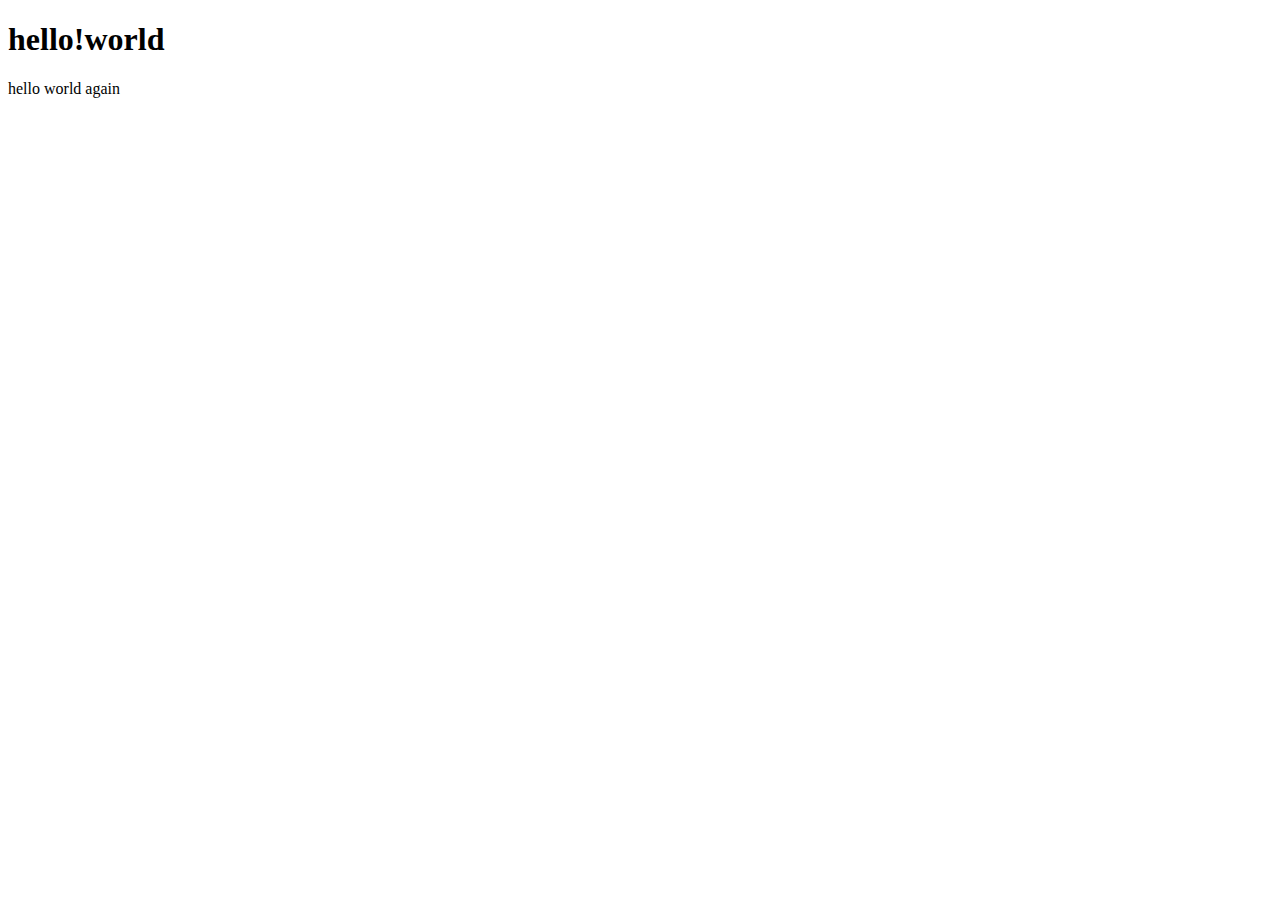
<file: index.html>
<!DOCTYPE html>
<html lang="en">
  <head>
    <meta charset="UTF-8" />
    <meta name="viewport" content="width=device-width, initial-scale=1.0" />
    <title>Document</title>
  </head>
  <body></body>
  <h1>hello!world</h1>
</html>
<p>hello world again</p>
</file>
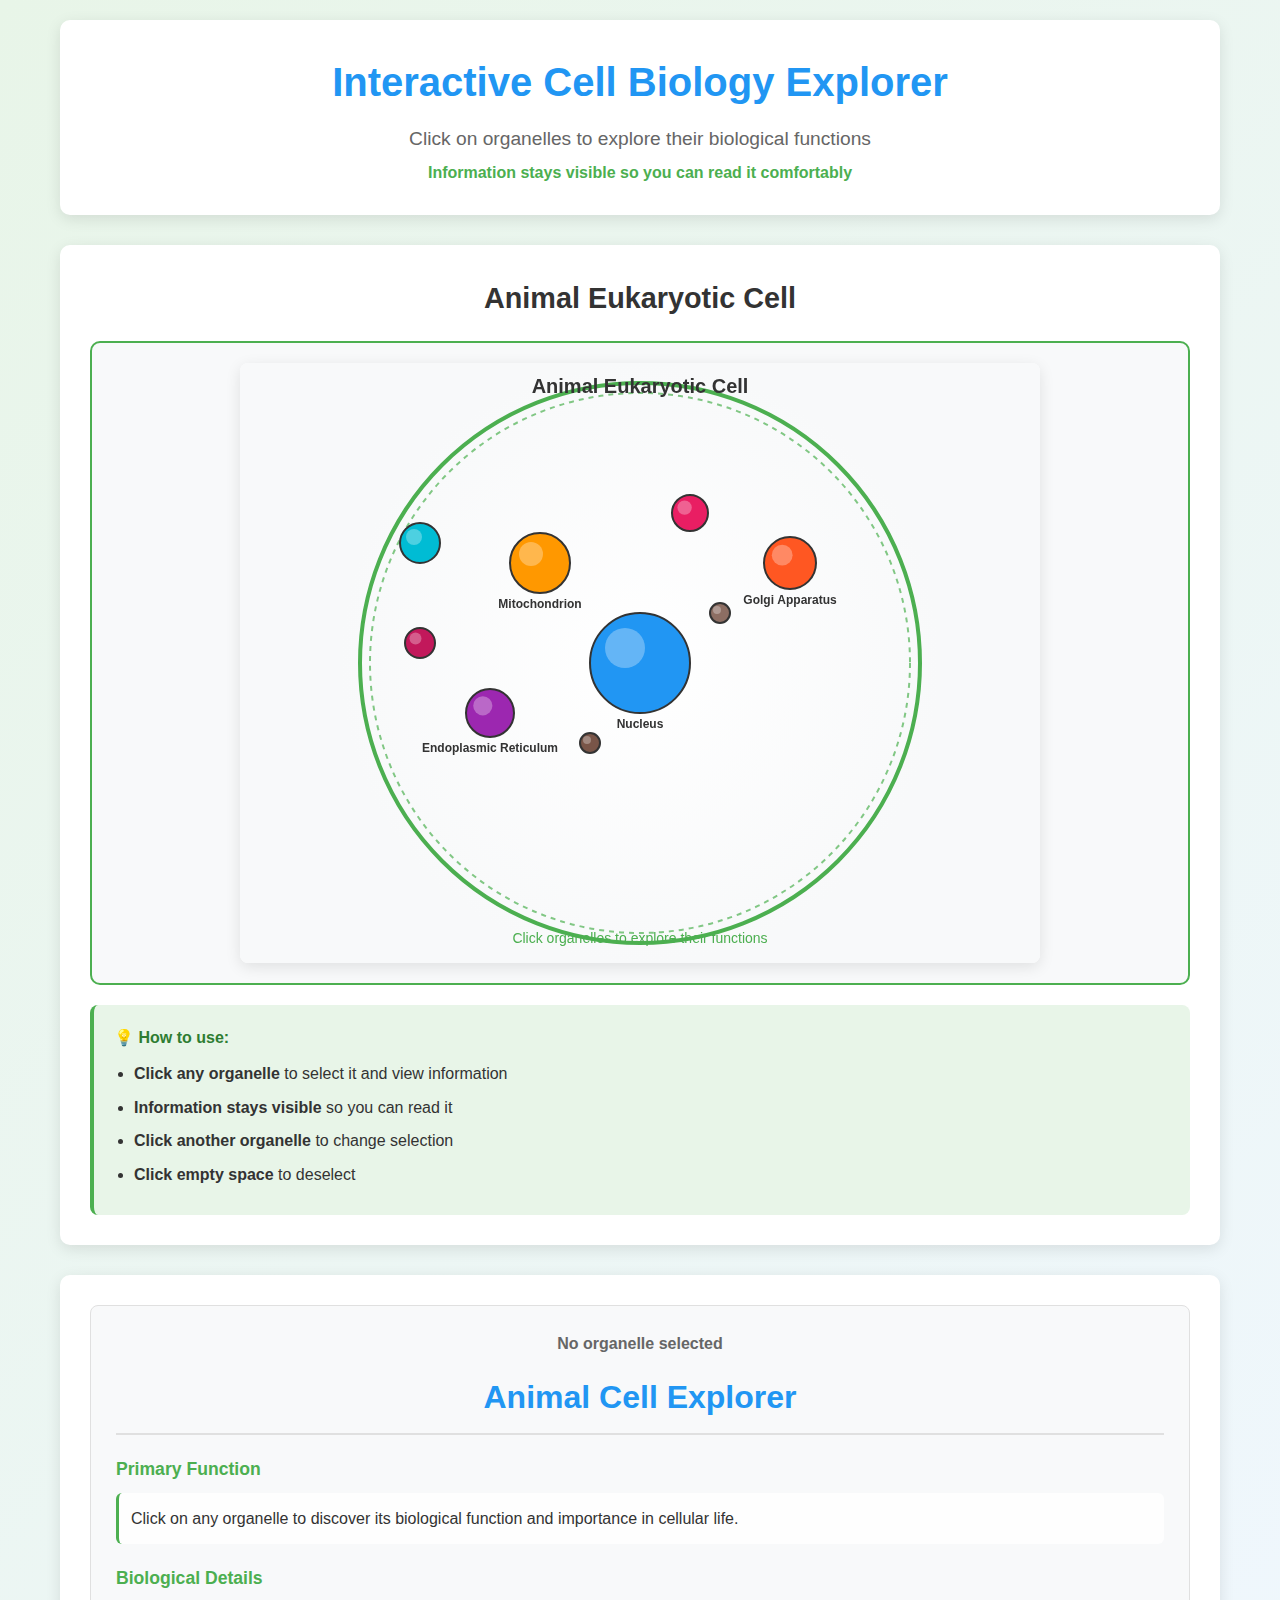
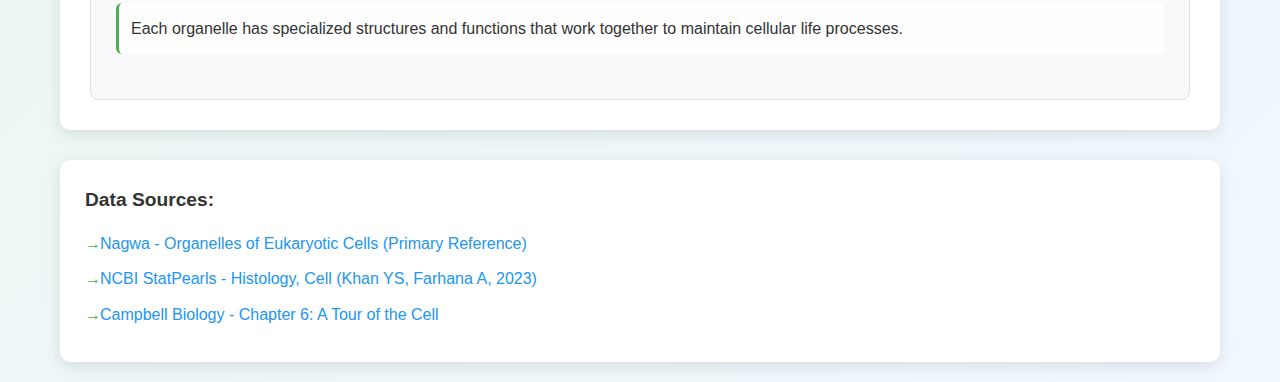
<file: A3-cell/index.html>
<!-- Why did I change the theme? -->
<!-- At first, I wanted to continue with what I had been doing in class and create an
interactive web diary. However, when I started researching it in detail, I
realised that it would take five or six days to complete and that I didn't have
enough knowledge to do it. So, I decided to switch to a different theme. -->

<!-- I have a local friend who works as a web developer, so I sought his help. I
happened to see the cell structure in his middle school textbook. After some
thought, I decided that I could use this as a theme to create a science
education website to showcase the structure of cells, thereby helping students
better understand cells. -->
<!-- 
The core content is roughly as follows: Eukaryotic cells carry out life
activities through the coordinated action of various organelles: The cell
membrane is composed of a phospholipid bilayer and proteins, controlling the
entry and exit of substances and defining the cell boundary; the cell nucleus is
enclosed by a double membrane, regulating DNA expression and directing cell
behaviour through nuclear pores, while the nucleolus is responsible for ribosome
synthesis; the cytoplasm contains water, proteins, ions, etc., serving as the
suspension medium for other organelles; the cytoskeleton is composed of
microfilaments, microtubules, and intermediate filaments, maintaining shape and
guiding organelle movement; mitochondria have inner and outer membranes,
providing energy through aerobic respiration and containing their own DNA;
ribosomes are composed of rRNA and proteins, responsible for protein synthesis;
the endoplasmic reticulum is divided into rough (protein folding) and smooth
(lipid synthesis) types; the Golgi apparatus is composed of stacked flat
membrane vesicles, packaging proteins and generating lysosomes for degradation
and recycling of waste; vacuoles are used for storing substances. Plant cells
additionally have a cell wall for support, chloroplasts for photosynthesis, and
a large central vacuole to maintain turgor pressure. The types and quantities of
organelles vary depending on the cell's function.  -->

<!-- Then, this webpage basically visualises the written content. Each structure on
the cell can be viewed by clicking on it, and after clicking, a corresponding
functional introduction will appear below. -->

<!-- Declaration: For some of the web page code, I sought the help of a professional
web developer, and for some of the errors, I used ChatGPT to help me correct and
modify them. -->

<!-- test -->

<!DOCTYPE html>
<html lang="en">
  <head>
    <meta charset="UTF-8" />
    <meta name="viewport" content="width=device-width, initial-scale=1.0" />
    <title>Interactive Cell Biology Explorer</title>
    <link rel="stylesheet" href="styles.css" />
  </head>
  <body>
    <div class="container">
      <header class="header">
        <h1>Interactive Cell Biology Explorer</h1>
        <p class="subtitle">
          Click on organelles to explore their biological functions
        </p>
        <p class="instructions">
          Information stays visible so you can read it comfortably
        </p>
      </header>

      <!-- Main content -->
      <main class="main-content">
        <!-- Cell visualization -->
        <section class="cell-section">
          <h2>Animal Eukaryotic Cell</h2>
          <div class="canvas-container">
            <canvas id="cell-canvas" width="800" height="600"> </canvas>
          </div>
          <div class="instructions-panel">
            <p><strong>💡 How to use:</strong></p>
            <ul>
              <li>
                <strong>Click any organelle</strong> to select it and view
                information
              </li>
              <li>
                <strong>Information stays visible</strong> so you can read it
              </li>
              <li>
                <strong>Click another organelle</strong> to change selection
              </li>
              <li><strong>Click empty space</strong> to deselect</li>
            </ul>
          </div>
        </section>

        <section class="info-section">
          <div class="info-panel">
            <div class="selection-status">
              <span id="selection-indicator">No organelle selected</span>
            </div>

            <h3 id="organelle-name">Animal Cell Explorer</h3>

            <div class="info-content">
              <div class="info-section-content">
                <h4>Primary Function</h4>
                <p id="organelle-function">
                  Click on any organelle to discover its biological function and
                  importance in cellular life.
                </p>
              </div>

              <div class="info-section-content">
                <h4>Biological Details</h4>
                <p id="organelle-biology">
                  Each organelle has specialized structures and functions that
                  work together to maintain cellular life processes.
                </p>
              </div>

              <div
                id="clinical-section"
                class="info-section-content"
                style="display: none"
              >
                <h4>Clinical Relevance</h4>
                <p id="organelle-clinical"></p>
              </div>

              <div
                id="size-section"
                class="info-section-content"
                style="display: none"
              >
                <h4>Size & Structure</h4>
                <p id="organelle-size"></p>
              </div>
            </div>

            <div class="clear-selection">
              <button id="clear-btn" style="display: none">
                Clear Selection
              </button>
            </div>
          </div>
        </section>
      </main>

      <footer class="footer">
        <h4>Data Sources:</h4>
        <ul>
          <li>
            <a
              href="https://www.nagwa.com/en/videos/754179517901/"
              target="_blank"
              >Nagwa - Organelles of Eukaryotic Cells (Primary Reference)</a
            >
          </li>
          <li>
            <a
              href="https://www.ncbi.nlm.nih.gov/books/NBK554382/"
              target="_blank"
              >NCBI StatPearls - Histology, Cell (Khan YS, Farhana A, 2023)</a
            >
          </li>
          <li>
            <a
              href="https://kolypto.github.io/campbell-biology/chapters/06-Tour-of-the-Cell.html"
              target="_blank"
              >Campbell Biology - Chapter 6: A Tour of the Cell</a
            >
          </li>
        </ul>
      </footer>
    </div>

    <script type="application/json" id="organelle-data">
      {
        "nucleus": {
          "name": "Nucleus",
          "x": 400,
          "y": 300,
          "radius": 50,
          "color": "#2196F3",
          "function": "Controls cell activities and contains genetic material (DNA). The nucleus is like the brain of the cell, directing all cellular processes.",
          "biology": "Double membrane nuclear envelope with nuclear pores allows selective transport. Contains chromatin (DNA + histones) and nucleolus for ribosome synthesis. Site of DNA replication and transcription.",
          "clinical": "Nuclear abnormalities are associated with cancer and genetic disorders. Many chemotherapy drugs target nuclear processes.",
          "size": "5-10 micrometers diameter, typically 10-15% of cell volume"
        },
        "mitochondrion": {
          "name": "Mitochondrion",
          "x": 300,
          "y": 200,
          "radius": 30,
          "color": "#FF9800",
          "function": "Produces ATP through cellular respiration. This represents one of 100-1000 mitochondria found in typical animal cells, all working together as cellular power plants.",
          "biology": "Double membrane organelle with cristae (folded inner membrane) for increased surface area. Contains its own DNA and reproduces independently through binary fission. Mitochondria move throughout the cell to areas of high energy demand.",
          "clinical": "Mitochondrial dysfunction causes metabolic diseases, muscle weakness, and is linked to aging and neurodegenerative diseases. Inherited maternally through egg cells.",
          "size": "1-10 micrometers length, 0.5-1 micrometers width, 100-1000 per cell"
        },
        "free_ribosome": {
          "name": "Free Ribosome",
          "x": 350,
          "y": 380,
          "radius": 10,
          "color": "#795548",
          "function": "Synthesizes proteins for use within the cytoplasm. Makes enzymes, structural proteins, and other proteins that function inside the cell.",
          "biology": "Free-floating in the cytosol, not attached to membranes. Produces proteins like enzymes for glycolysis, cytoskeletal proteins, and transcription factors that remain in the cytoplasm.",
          "clinical": "Dysfunction affects cellular metabolism and structure. Some genetic diseases result from defective cytoplasmic protein synthesis.",
          "size": "20-30 nanometers diameter, millions distributed throughout cytoplasm"
        },
        "bound_ribosome": {
          "name": "Bound Ribosome",
          "x": 480,
          "y": 250,
          "radius": 10,
          "color": "#8D6E63",
          "function": "Synthesizes proteins for secretion, membrane insertion, or organelle targeting. Makes proteins that leave the cell or become part of membranes.",
          "biology": "Attached to the rough endoplasmic reticulum surface. Produces secretory proteins like hormones, antibodies, digestive enzymes, and membrane proteins with signal sequences.",
          "clinical": "Defects cause protein misfolding diseases and secretory disorders. Important target for antibiotics that disrupt protein export.",
          "size": "20-30 nanometers diameter, attached to ER membranes in organized arrays"
        },
        "er": {
          "name": "Endoplasmic Reticulum",
          "x": 250,
          "y": 350,
          "radius": 24,
          "color": "#9C27B0",
          "function": "Synthesizes proteins (rough ER) and lipids (smooth ER). Acts as the cell's manufacturing and transport system.",
          "biology": "Extensive membrane network continuous with nuclear envelope. Rough ER has ribosomes for protein synthesis. Smooth ER specializes in lipid synthesis and detoxification.",
          "clinical": "ER stress is linked to diabetes, neurodegenerative diseases, and liver disorders. Many drugs are metabolized by smooth ER enzymes.",
          "size": "Network extending throughout cytoplasm, 10-20% of cell volume"
        },
        "golgi": {
          "name": "Golgi Apparatus",
          "x": 550,
          "y": 200,
          "radius": 26,
          "color": "#FF5722",
          "function": "Modifies, packages, and ships proteins from the ER. Acts like the cell's post office and quality control center.",
          "biology": "Stack of flattened membrane cisternae. Proteins enter at cis face, undergo glycosylation modifications, and exit at trans face in transport vesicles.",
          "clinical": "Golgi dysfunction affects protein secretion and cellular communication. Important in immune system function and tissue development.",
          "size": "3-5 micrometers across, typically 4-8 stacked cisternae"
        },
        "primary_lysosome": {
          "name": "Primary Lysosome",
          "x": 450,
          "y": 150,
          "radius": 18,
          "color": "#E91E63",
          "function": "Newly formed lysosome containing digestive enzymes. Ready to fuse with materials that need breakdown.",
          "biology": "Fresh from Golgi apparatus, contains 60+ digestive enzymes in acidic environment (pH 4.5-5.0). Has not yet fused with target materials for digestion.",
          "clinical": "Primary lysosome enzyme deficiencies cause lysosomal storage diseases like Tay-Sachs and Gaucher disease.",
          "size": "0.1-1.2 micrometers diameter, smaller and uniform when newly formed"
        },
        "secondary_lysosome": {
          "name": "Secondary Lysosome",
          "x": 180,
          "y": 280,
          "radius": 15,
          "color": "#C2185B",
          "function": "Active digestive vesicle formed when primary lysosome fuses with material to be broken down. Currently digesting cellular waste.",
          "biology": "Formed by fusion of primary lysosome with autophagosome or phagosome. Contains partially digested materials and active enzymes breaking down proteins, lipids, and organelles.",
          "clinical": "Dysfunction leads to cellular aging and accumulation of toxic waste. Critical for immune system function and tissue remodeling.",
          "size": "Variable size vesicles, larger when containing materials being digested"
        },
        "vacuole": {
          "name": "Vacuoles",
          "x": 180,
          "y": 180,
          "radius": 20,
          "color": "#00BCD4",
          "function": "Storage, transport, and pH regulation. Maintains cellular water balance and stores various materials.",
          "biology": "Small and numerous in animal cells (larger in plants). Derived from ER and Golgi apparatus. Functions in water regulation and ion storage.",
          "clinical": "Vacuolar dysfunction affects cellular homeostasis and can contribute to various metabolic disorders.",
          "size": "Small and multiple in animal cells, larger and central in plant cells"
        }
      }
    </script>

    <script src="script.js"></script>
  </body>
</html>
</file>
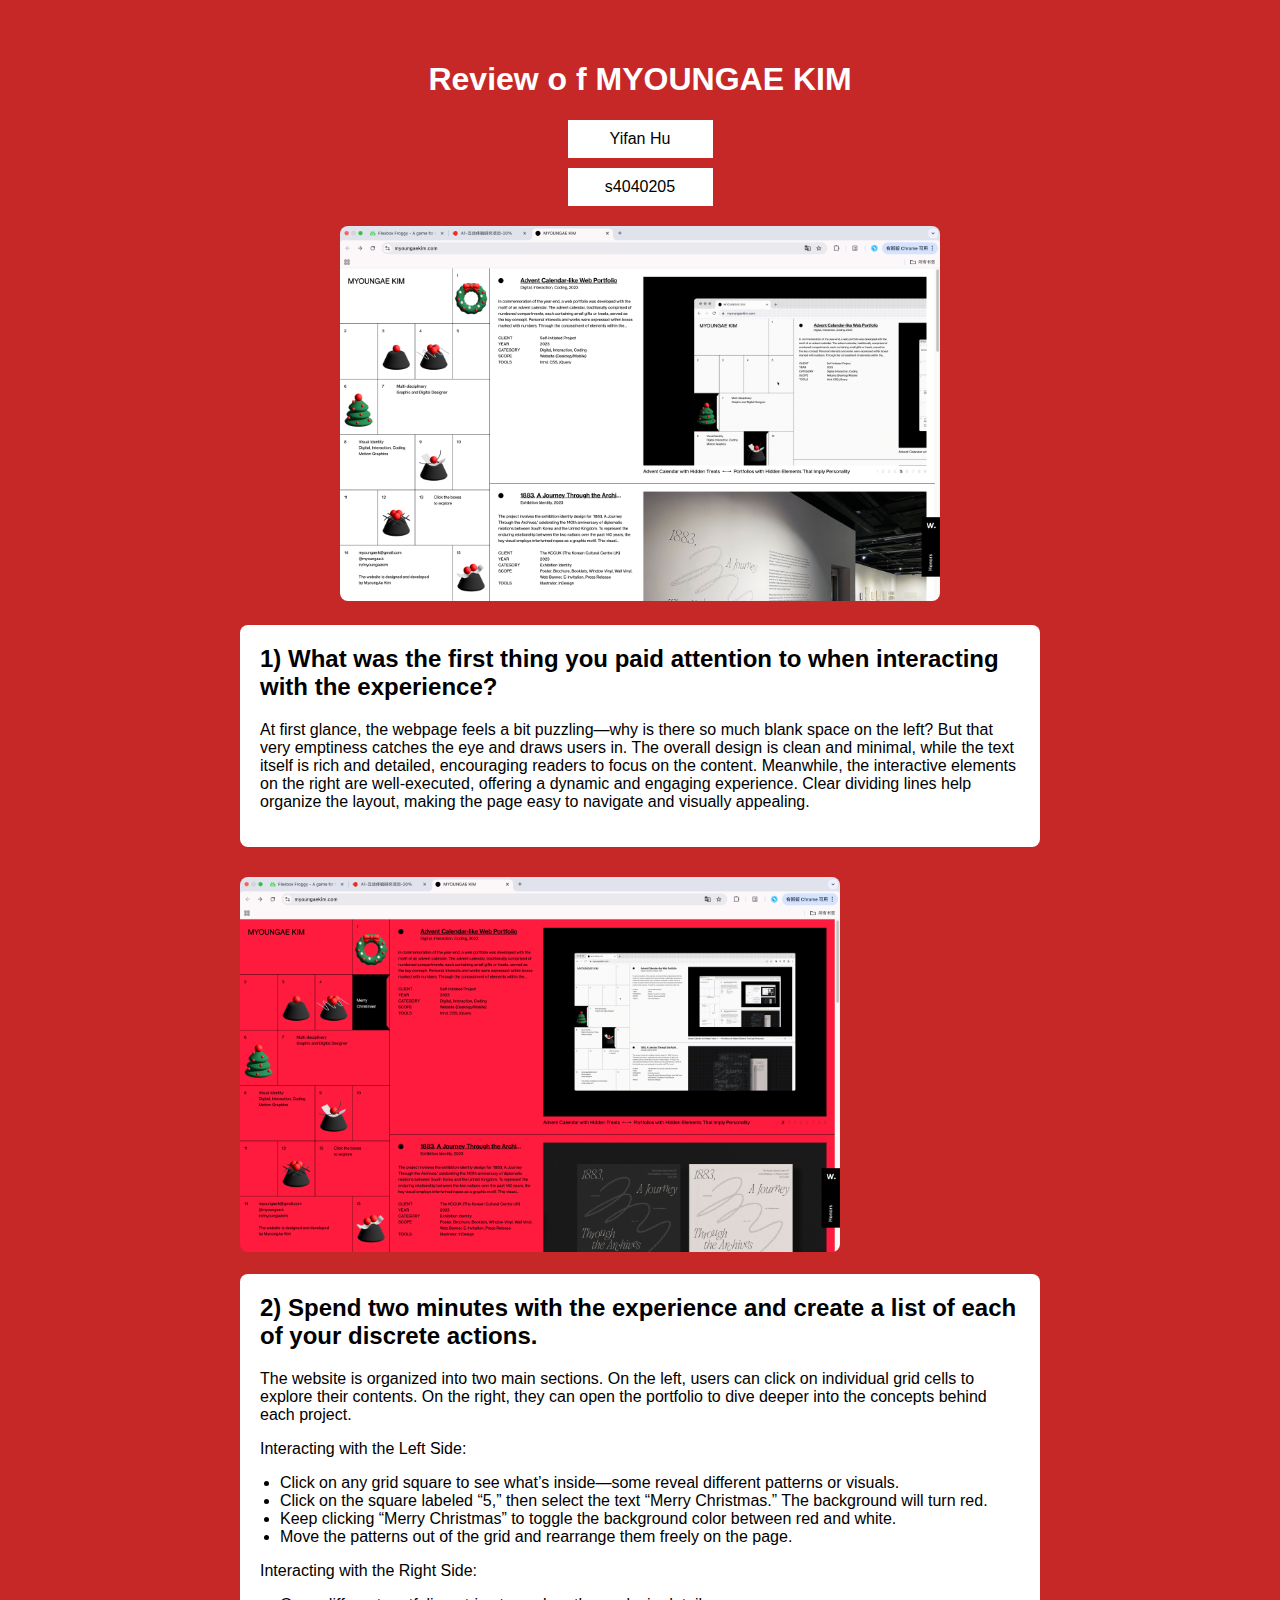
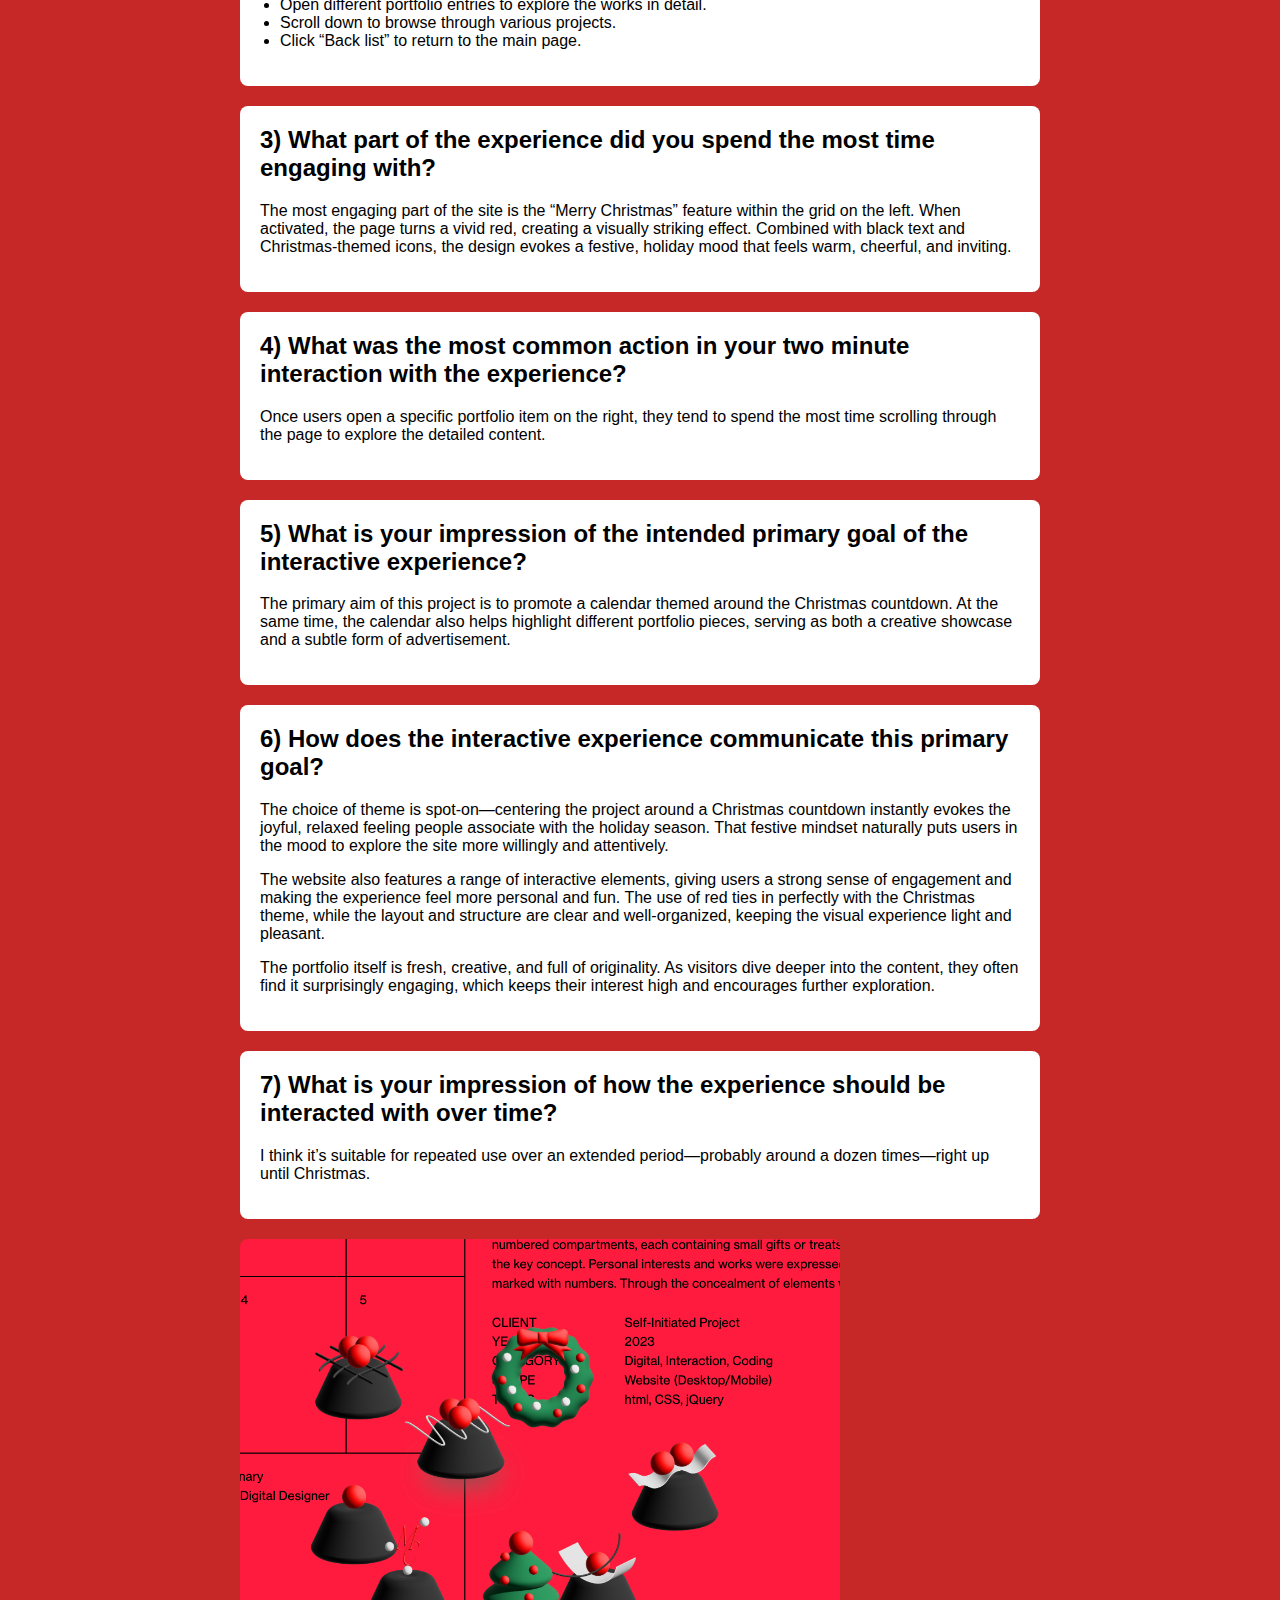
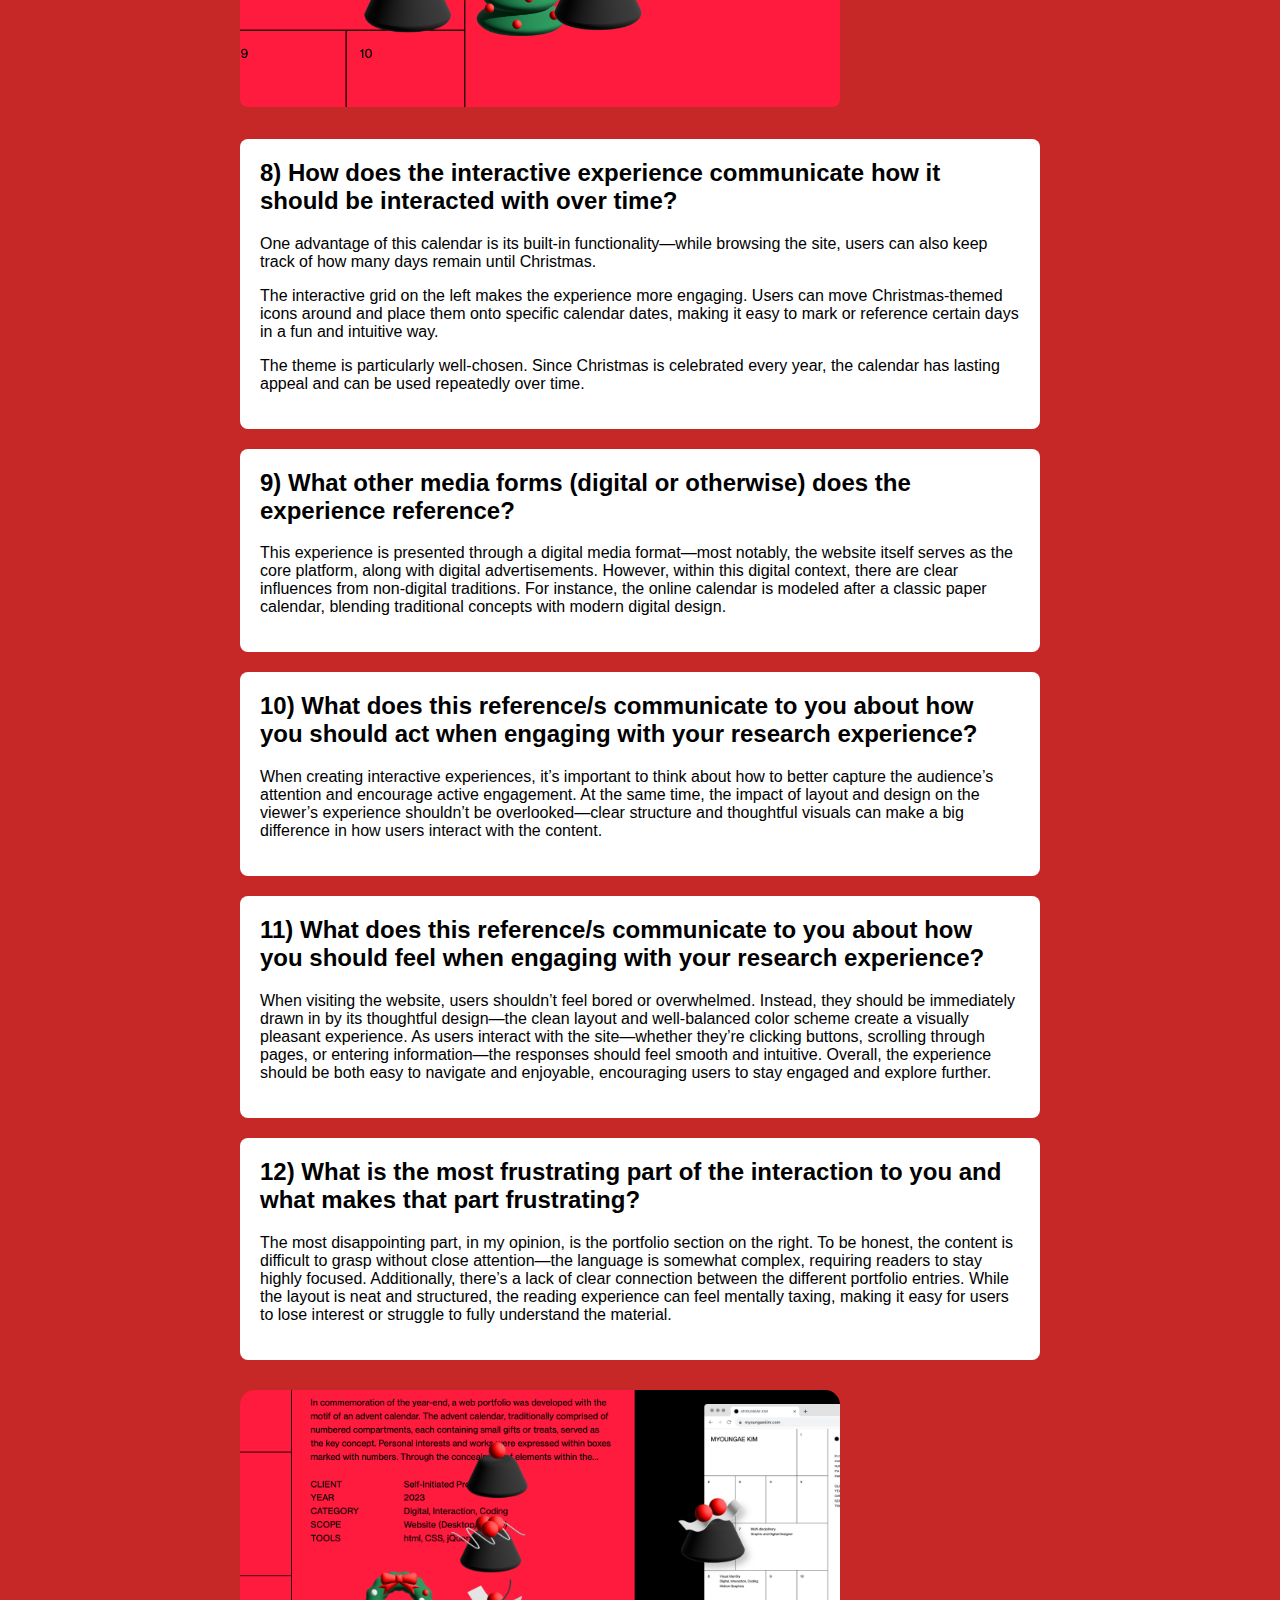
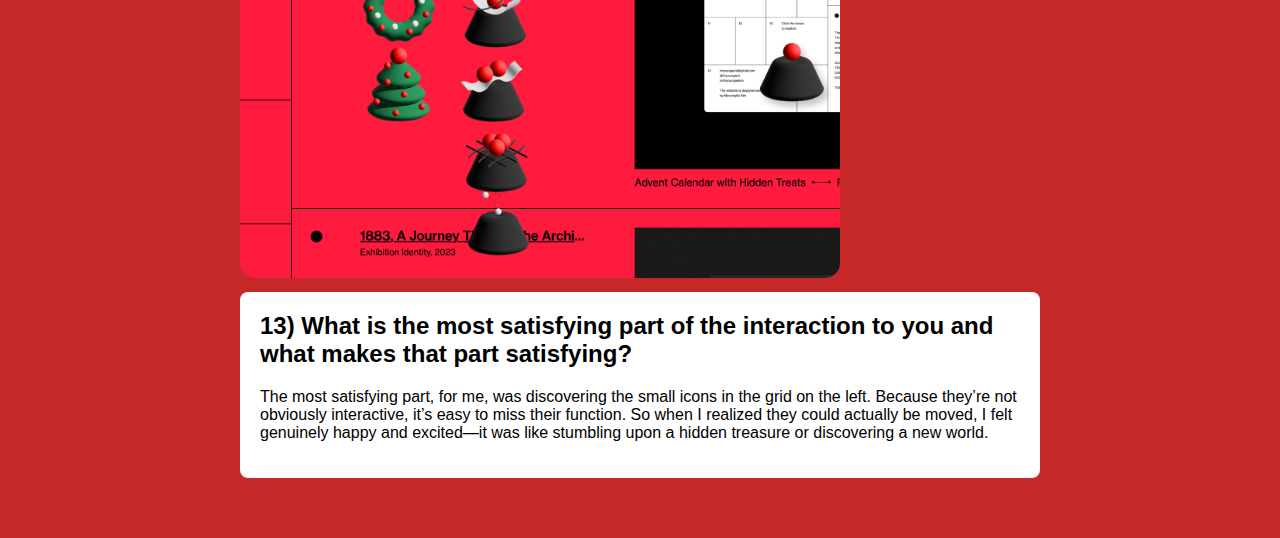
<file: assignment1/index.html>
<!DOCTYPE html>
<html lang="en">
  <head>
    <meta charset="UTF-8" />
    <meta name="viewport" content="width=device-width, initial-scale=1.0" />
    <title>Review o f MYOUNGAE KIM</title>
    <link rel="stylesheet" href="style.css" />
  </head>
  <body>
    <div class="header">
      <h1>Review o f MYOUNGAE KIM</h1>
      <div class="header-grid">
        <div>Yifan Hu</div>
      </div>
      <div class="header-grid">
        <div>s4040205</div>
      </div>
      <img src="./原始封面.png" alt="Cover Image" class="image1" />
    </div>

    <div class="container">
      <section>
        <h2>
          1) What was the first thing you paid attention to when interacting
          with the experience?
        </h2>
        <p>
          At first glance, the webpage feels a bit puzzling—why is there so much
          blank space on the left? But that very emptiness catches the eye and
          draws users in. The overall design is clean and minimal, while the
          text itself is rich and detailed, encouraging readers to focus on the
          content. Meanwhile, the interactive elements on the right are
          well-executed, offering a dynamic and engaging experience. Clear
          dividing lines help organize the layout, making the page easy to
          navigate and visually appealing.
        </p>
      </section>
      <div>
        <img src="./红色封面.png" alt="Cover Image" class="image2" />
      </div>
      <br />
      <section>
        <h2>
          2) Spend two minutes with the experience and create a list of each of
          your discrete actions.
        </h2>
        <p>
          The website is organized into two main sections. On the left, users
          can click on individual grid cells to explore their contents. On the
          right, they can open the portfolio to dive deeper into the concepts
          behind each project.
        </p>
        <p>Interacting with the Left Side:</p>
        <ul>
          <li>
            Click on any grid square to see what’s inside—some reveal different
            patterns or visuals.
          </li>
          <li>
            Click on the square labeled “5,” then select the text “Merry
            Christmas.” The background will turn red.
          </li>
          <li>
            Keep clicking “Merry Christmas” to toggle the background color
            between red and white.
          </li>
          <li>
            Move the patterns out of the grid and rearrange them freely on the
            page.
          </li>
        </ul>
        <p>Interacting with the Right Side:</p>
        <ul>
          <li>
            Open different portfolio entries to explore the works in detail.
          </li>
          <li>Scroll down to browse through various projects.</li>
          <li>Click “Back list” to return to the main page.</li>
        </ul>
      </section>

      <section>
        <h2>
          3) What part of the experience did you spend the most time engaging
          with?
        </h2>
        <p>
          The most engaging part of the site is the “Merry Christmas” feature
          within the grid on the left. When activated, the page turns a vivid
          red, creating a visually striking effect. Combined with black text and
          Christmas-themed icons, the design evokes a festive, holiday mood that
          feels warm, cheerful, and inviting.
        </p>
      </section>

      <section>
        <h2>
          4) What was the most common action in your two minute interaction with
          the experience?
        </h2>
        <p>
          Once users open a specific portfolio item on the right, they tend to
          spend the most time scrolling through the page to explore the detailed
          content.
        </p>
      </section>

      <section>
        <h2>
          5) What is your impression of the intended primary goal of the
          interactive experience?
        </h2>
        <p>
          The primary aim of this project is to promote a calendar themed around
          the Christmas countdown. At the same time, the calendar also helps
          highlight different portfolio pieces, serving as both a creative
          showcase and a subtle form of advertisement.
        </p>
      </section>

      <section>
        <h2>
          6) How does the interactive experience communicate this primary goal?
        </h2>
        <p>
          The choice of theme is spot-on—centering the project around a
          Christmas countdown instantly evokes the joyful, relaxed feeling
          people associate with the holiday season. That festive mindset
          naturally puts users in the mood to explore the site more willingly
          and attentively.
        </p>
        <p>
          The website also features a range of interactive elements, giving
          users a strong sense of engagement and making the experience feel more
          personal and fun. The use of red ties in perfectly with the Christmas
          theme, while the layout and structure are clear and well-organized,
          keeping the visual experience light and pleasant.
        </p>
        <p>
          The portfolio itself is fresh, creative, and full of originality. As
          visitors dive deeper into the content, they often find it surprisingly
          engaging, which keeps their interest high and encourages further
          exploration.
        </p>
      </section>

      <section>
        <h2>
          7) What is your impression of how the experience should be interacted
          with over time?
        </h2>
        <p>
          I think it’s suitable for repeated use over an extended
          period—probably around a dozen times—right up until Christmas.
        </p>
      </section>
      <div>
        <img src="./玩具互动.png" alt="Cover Image" class="image3" />
      </div>

      <br />
      <section>
        <h2>
          8) How does the interactive experience communicate how it should be
          interacted with over time?
        </h2>
        <p>
          One advantage of this calendar is its built-in functionality—while
          browsing the site, users can also keep track of how many days remain
          until Christmas.
        </p>
        <p>
          The interactive grid on the left makes the experience more engaging.
          Users can move Christmas-themed icons around and place them onto
          specific calendar dates, making it easy to mark or reference certain
          days in a fun and intuitive way.
        </p>
        <p>
          The theme is particularly well-chosen. Since Christmas is celebrated
          every year, the calendar has lasting appeal and can be used repeatedly
          over time.
        </p>
      </section>

      <section>
        <h2>
          9) What other media forms (digital or otherwise) does the experience
          reference?
        </h2>
        <p>
          This experience is presented through a digital media format—most
          notably, the website itself serves as the core platform, along with
          digital advertisements. However, within this digital context, there
          are clear influences from non-digital traditions. For instance, the
          online calendar is modeled after a classic paper calendar, blending
          traditional concepts with modern digital design.
        </p>
      </section>

      <section>
        <h2>
          10) What does this reference/s communicate to you about how you should
          act when engaging with your research experience?
        </h2>
        <p>
          When creating interactive experiences, it’s important to think about
          how to better capture the audience’s attention and encourage active
          engagement. At the same time, the impact of layout and design on the
          viewer’s experience shouldn’t be overlooked—clear structure and
          thoughtful visuals can make a big difference in how users interact
          with the content.
        </p>
      </section>

      <section>
        <h2>
          11) What does this reference/s communicate to you about how you should
          feel when engaging with your research experience?
        </h2>
        <p>
          When visiting the website, users shouldn’t feel bored or overwhelmed.
          Instead, they should be immediately drawn in by its thoughtful
          design—the clean layout and well-balanced color scheme create a
          visually pleasant experience. As users interact with the site—whether
          they’re clicking buttons, scrolling through pages, or entering
          information—the responses should feel smooth and intuitive. Overall,
          the experience should be both easy to navigate and enjoyable,
          encouraging users to stay engaged and explore further.
        </p>
      </section>

      <section>
        <h2>
          12) What is the most frustrating part of the interaction to you and
          what makes that part frustrating?
        </h2>
        <p>
          The most disappointing part, in my opinion, is the portfolio section
          on the right. To be honest, the content is difficult to grasp without
          close attention—the language is somewhat complex, requiring readers to
          stay highly focused. Additionally, there’s a lack of clear connection
          between the different portfolio entries. While the layout is neat and
          structured, the reading experience can feel mentally taxing, making it
          easy for users to lose interest or struggle to fully understand the
          material.
        </p>
      </section>

      <div>
        <img src="./可调节.png" alt="Cover Image" class="image4" />
      </div>

      <section>
        <h2>
          13) What is the most satisfying part of the interaction to you and
          what makes that part satisfying?
        </h2>
        <p>
          The most satisfying part, for me, was discovering the small icons in
          the grid on the left. Because they’re not obviously interactive, it’s
          easy to miss their function. So when I realized they could actually be
          moved, I felt genuinely happy and excited—it was like stumbling upon a
          hidden treasure or discovering a new world.
        </p>
      </section>
    </div>
  </body>
</html>
</file>
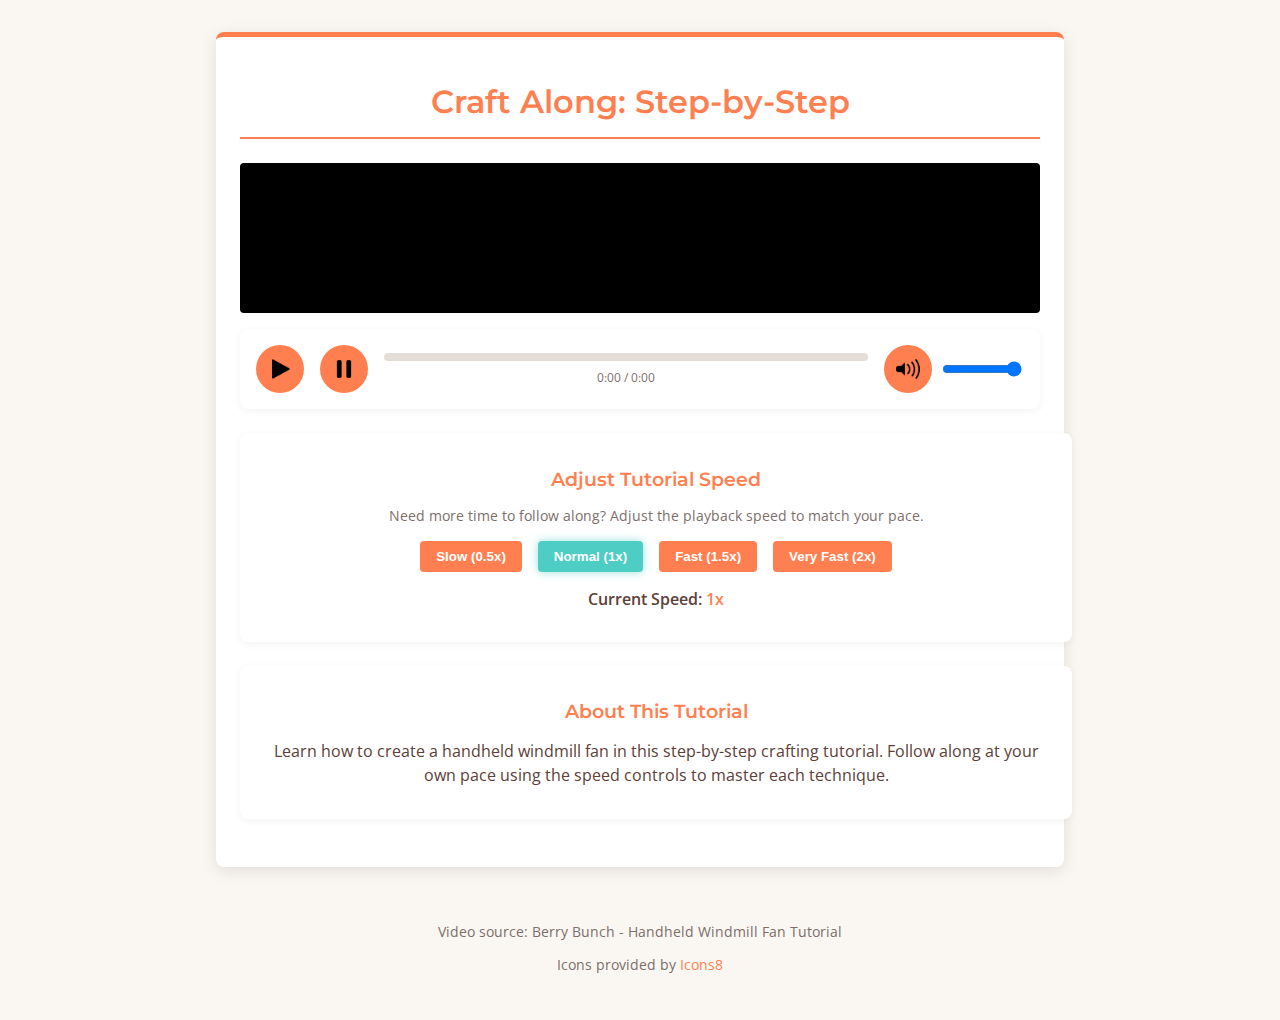
<file: assignment2/index.html>
<!DOCTYPE html>
<html lang="en">
  <head>
    <meta charset="UTF-8" />
    <meta name="viewport" content="width=device-width, initial-scale=1.0" />
    <title>Crafting Tutorial Player</title>
    <!-- Google Fonts -->
    <link
      href="https://fonts.googleapis.com/css2?family=Montserrat:wght@400;500;600&family=Open+Sans:wght@400;600&display=swap"
      rel="stylesheet"
    />
    <!-- Custom stylesheet -->
    <link rel="stylesheet" href="style.css" />
    <script src="script.js" defer></script>
  </head>
  <body>
    <!-- Main container for the crafting tutorial player -->
    <main class="player-container">
      <h1 class="player-title">Craft Along: Step-by-Step</h1>

      <!-- Media element for the tutorial video -->
      <div class="media-wrapper">
        <video
          id="media-element"
          src="https://thelongesthumstore.sgp1.cdn.digitaloceanspaces.com/IM-2250/berry-bunch_handheld-windmill-fan.mp4"
        ></video>
      </div>

      <!-- Custom controls container -->
      <div class="custom-controls">
        <button id="play-button" class="control-btn" aria-label="Play">
          <img src="assets/icons/play.png" alt="Play" class="icon" />
        </button>

        <button id="pause-button" class="control-btn" aria-label="Pause">
          <img src="assets/icons/pause.png" alt="Pause" class="icon" />
        </button>

        <!-- Progress bar container -->
        <div class="progress-container">
          <div class="progress-bar">
            <div id="progress-fill"></div>
          </div>
          <span id="time-display">0:00 / 0:00</span>
        </div>

        <!-- Volume control -->
        <div class="volume-control">
          <button id="mute-button" class="control-btn" aria-label="Mute">
            <img
              src="assets/icons/audio.png"
              alt="Volume"
              id="volume-icon"
              class="icon"
            />
          </button>
          <input
            type="range"
            id="volume-slider"
            min="0"
            max="1"
            step="0.1"
            value="1"
            aria-label="Volume"
          />
        </div>
      </div>

      <!-- Playback Speed Control - Original Interactive Feature -->
      <div class="speed-control">
        <h3>Adjust Tutorial Speed</h3>
        <p class="feature-description">
          Need more time to follow along? Adjust the playback speed to match
          your pace.
        </p>

        <div class="speed-buttons">
          <button class="speed-btn" data-speed="0.5">Slow (0.5x)</button>
          <button class="speed-btn active" data-speed="1">Normal (1x)</button>
          <button class="speed-btn" data-speed="1.5">Fast (1.5x)</button>
          <button class="speed-btn" data-speed="2">Very Fast (2x)</button>
        </div>

        <div class="current-speed">
          <p>Current Speed: <span id="speed-display">1x</span></p>
        </div>
      </div>

      <!-- Tutorial information section -->
      <div class="tutorial-info">
        <h3>About This Tutorial</h3>
        <p>
          Learn how to create a handheld windmill fan in this step-by-step
          crafting tutorial. Follow along at your own pace using the speed
          controls to master each technique.
        </p>
      </div>
    </main>

    <!-- Footer with attribution -->
    <footer class="page-footer">
      <p>Video source: Berry Bunch - Handheld Windmill Fan Tutorial</p>
      <p>
        Icons provided by
        <a href="https://icons8.com" target="_blank">Icons8</a>
      </p>
    </footer>
  </body>
</html>
</file>
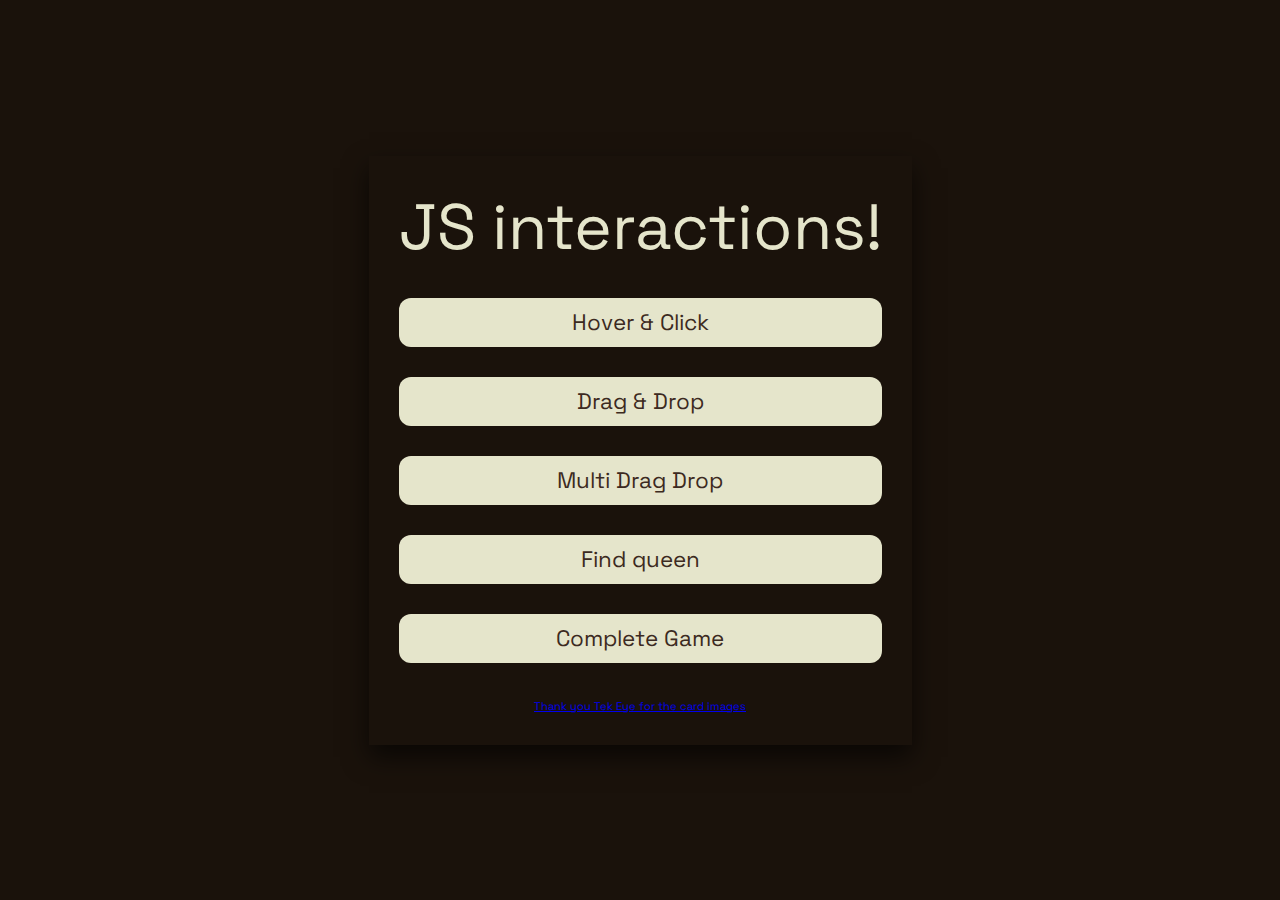
<file: week10/index.html>
<!DOCTYPE html>
<html lang="en">
  <head>
    <meta charset="UTF-8" />
    <meta name="viewport" content="width=device-width, initial-scale=1.0" />
    <title>Cards</title>
    <link rel="preconnect" href="https://fonts.googleapis.com" />
    <link rel="preconnect" href="https://fonts.gstatic.com" crossorigin />
    <link
      href="https://fonts.googleapis.com/css2?family=Luckiest+Guy&family=Space+Grotesk&display=swap"
      rel="stylesheet"
    />
    <link rel="stylesheet" href="reset.css" />
    <link rel="stylesheet" href="style.css" />
    <script src="script.js" defer></script>
  </head>
  <body>
    <div id="button-container">
      <h1>JS interactions!</h1>
      <button id="hoverclick-button">Hover & Click</button>
      <button id="dragdrop-button">Drag & Drop</button>
      <button id="multidragdrop-button">Multi Drag Drop</button>
      <button id="findqueen-button">Find queen</button>
      <button id="completegame-button">Complete Game</button>
      <p>
        <a href="https://www.tekeye.uk/playing_cards/svg-playing-cards"
          >Thank you Tek Eye for the card images</a
        >
      </p>
    </div>
  </body>
</html>
</file>
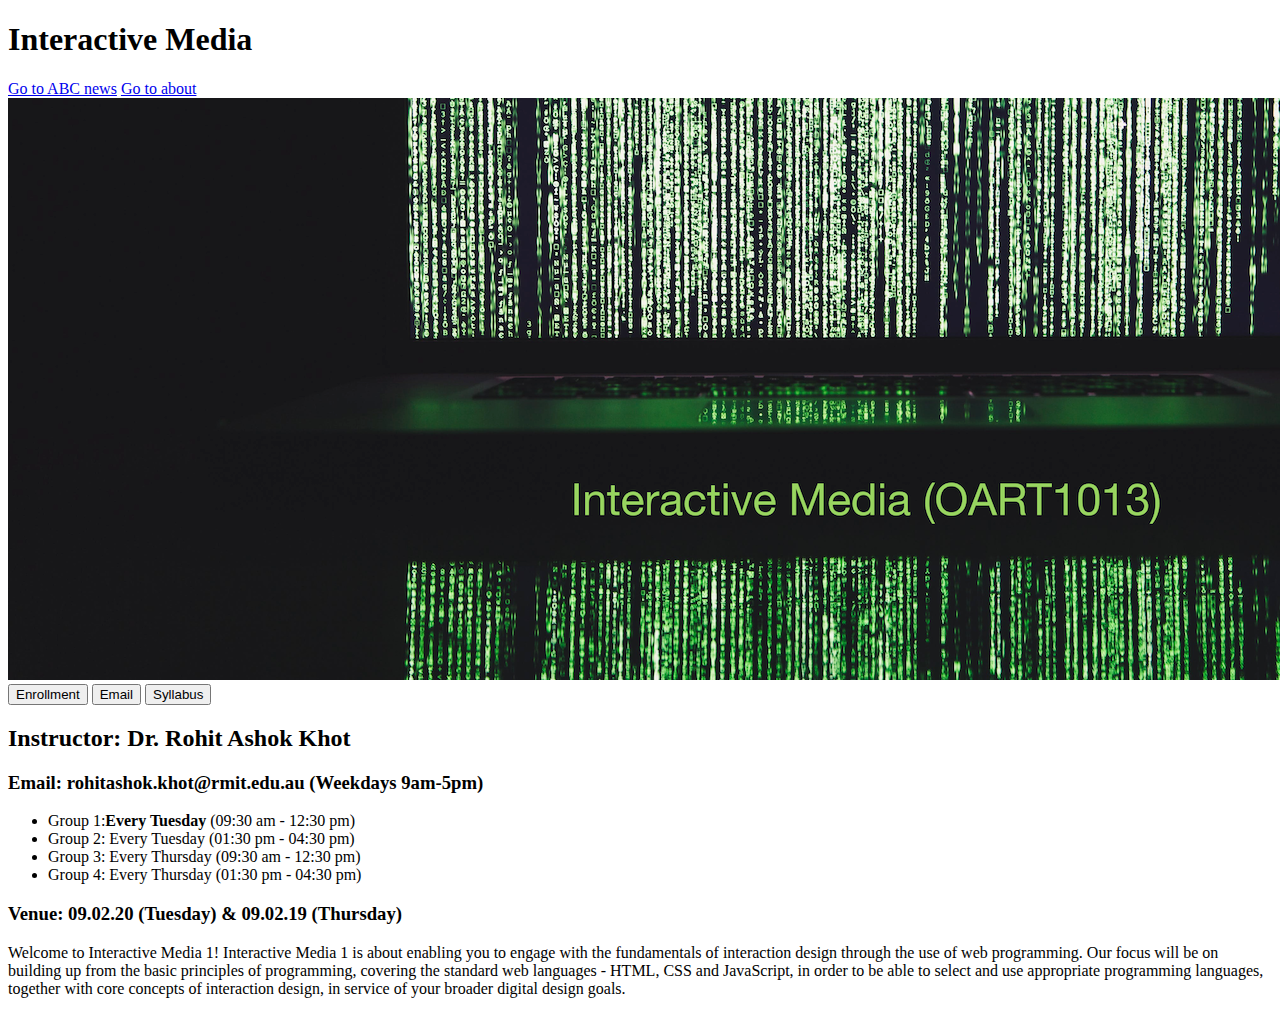
<file: week2/index.html>
<!DOCTYPE html>
<html lang="en">
  <head>
    <meta charset="UTF-8" />
    <meta name="viewport" content="width=device-width, initial-scale=1.0" />
    <title>HTML practice</title>
    <link rel="apple-touch-icon" sizes="180x180" href="apple-touch-icon.png" />
    <link rel="icon" type="image/png" sizes="32x32" href="favicon-32x32.png" />
    <link rel="icon" type="image/png" sizes="16x16" href="favicon-16x16.png" />
    <link rel="manifest" href="site.webmanifest" />
  </head>
  <body>
    <h1>Interactive Media</h1>
    <a href="https://www.abc.net.au/news">Go to ABC news</a>
    <a href="about.html">Go to about</a>
    <img src="cover.png" alt="this is cover image" />
    <!-- since my course has three main options I decided to add them as buttons-->
    <button id="1">Enrollment</button>
    <button id="2">Email</button>
    <button id="3">Syllabus</button>
    <h2>Instructor: Dr. Rohit Ashok Khot</h2>
    <h3>Email: rohitashok.khot@rmit.edu.au (Weekdays 9am-5pm)</h3>
    <ul>
      <li>Group 1:<b>Every Tuesday </b> (09:30 am - 12:30 pm)</li>
      <li>Group 2: Every Tuesday (01:30 pm - 04:30 pm)</li>
      <li>Group 3: Every Thursday (09:30 am - 12:30 pm)</li>
      <li>Group 4: Every Thursday (01:30 pm - 04:30 pm)</li>
    </ul>

    <h3>Venue: 09.02.20 (Tuesday) & 09.02.19 (Thursday)</h3>
    <p>
      Welcome to Interactive Media 1! Interactive Media 1 is about enabling you
      to engage with the fundamentals of interaction design through the use of
      web programming. Our focus will be on building up from the basic
      principles of programming, covering the standard web languages - HTML, CSS
      and JavaScript, in order to be able to select and use appropriate
      programming languages, together with core concepts of interaction design,
      in service of your broader digital design goals.
    </p>
  </body>
</html>
</file>
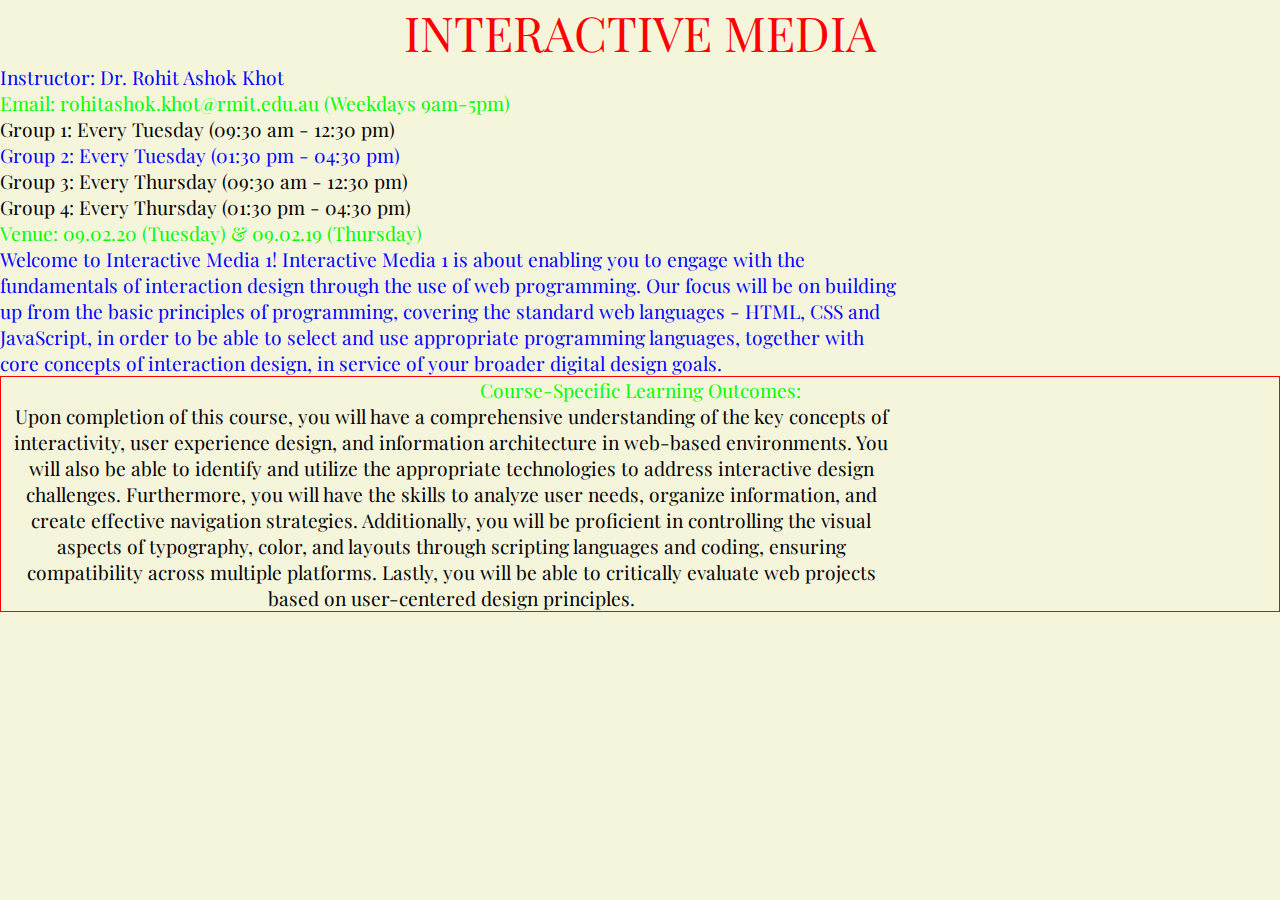
<file: week3/index.html>
<!DOCTYPE html>
    <html lang="en">
    <head>
        <meta charset="UTF-8">
        <meta name="viewport" content="width=device-width, initial-scale=1.0">
        <title>CSS practice</title><link rel="preconnect" href="https://fonts.googleapis.com">
        <link rel="preconnect" href="https://fonts.gstatic.com" crossorigin>
        <link href="https://fonts.googleapis.com/css2?family=Playfair+Display:ital,wght@0,400..900;1,400..900&display=swap" rel="stylesheet">
      <link rel="stylesheet" href="style.css">
      <link rel="stylesheet" href="reset.css">
    </head>
    
    <body>
        
        <h1>Interactive Media</h1>
        <h2 class="blue-color">Instructor: Dr. Rohit Ashok Khot</h2>
        <h3>Email: rohitashok.khot@rmit.edu.au (Weekdays 9am-5pm)</h1>
    
<ul>
    <li>Group 1: Every Tuesday (09:30 am - 12:30 pm) </li>
    <li class="blue-color">Group 2: Every Tuesday (01:30 pm - 04:30 pm)</li>
    <li>Group 3: Every Thursday (09:30 am - 12:30 pm)</li>
<li>Group 4: Every Thursday (01:30 pm - 04:30 pm)</li>
</ul>

<h3>Venue: 09.02.20 (Tuesday) & 09.02.19 (Thursday)</h4>
<p class="blue-color">Welcome to Interactive Media 1! 

    Interactive Media 1 is about enabling you to engage with the fundamentals of interaction design through the use of web programming. Our focus will be on building up from the basic principles of programming, covering the standard web languages - HTML, CSS and JavaScript, in order to be able to select and use appropriate programming languages, together with core concepts of interaction design, in service of your broader digital design goals. 
  <section> 
    
    <h3>Course-Specific Learning Outcomes:</h3> 
    
   <P>Upon completion of this course, you will have a comprehensive understanding of the key concepts of interactivity, user experience design, and information architecture in web-based environments. You will also be able to identify and utilize the appropriate technologies to address interactive design challenges. Furthermore, you will have the skills to analyze user needs, organize information, and create effective navigation strategies. Additionally, you will be proficient in controlling the visual aspects of typography, color, and layouts through scripting languages and coding, ensuring compatibility across multiple platforms. Lastly, you will be able to critically evaluate web projects based on user-centered design principles.
</P>  

</section>  
   
    </p>

    </body>
    </html>
</file>
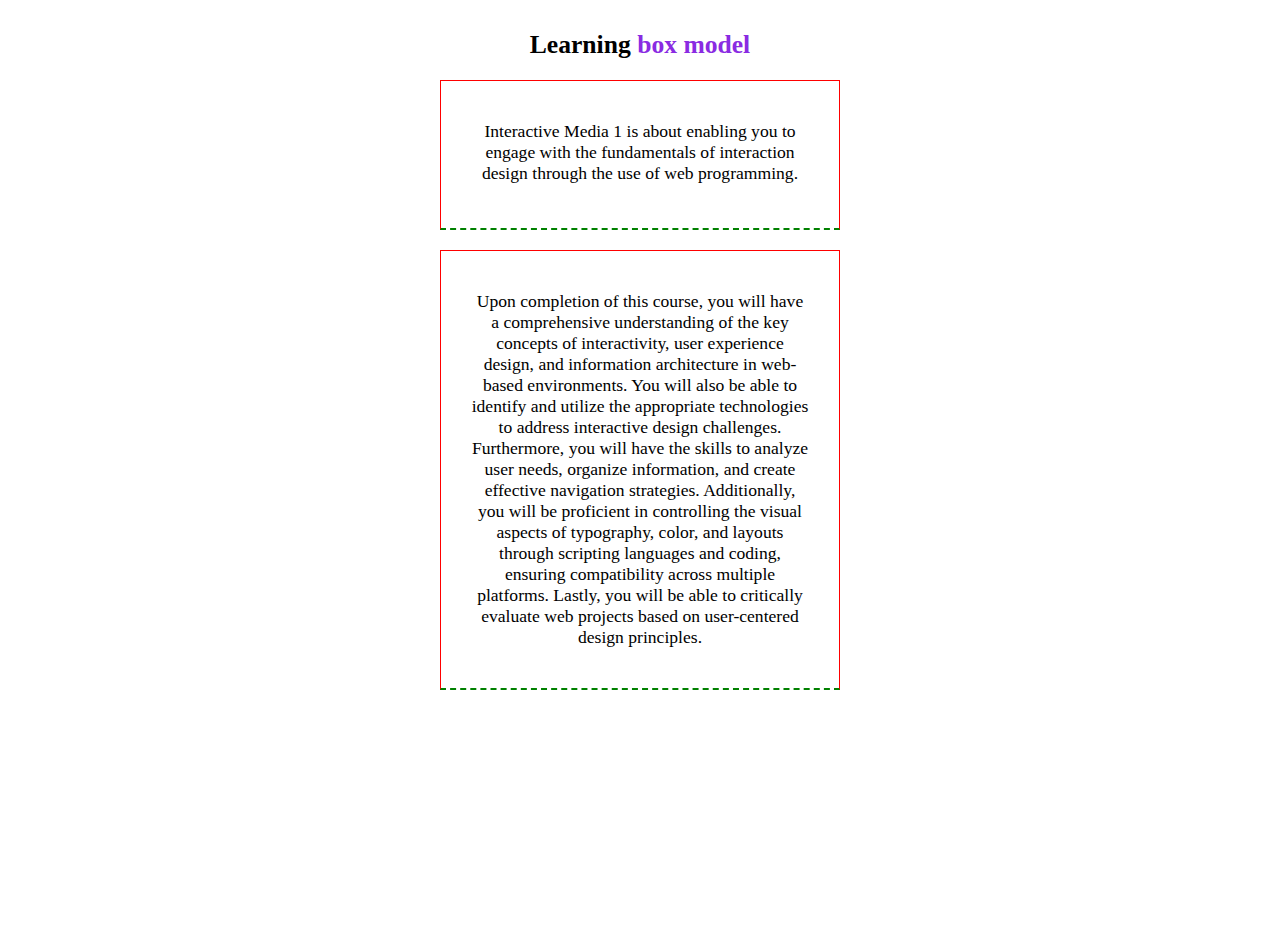
<file: week4/index.html>
<!DOCTYPE html>
<html lang="en">
  <head>
    <meta charset="UTF-8" />
    <meta name="viewport" content="width=device-width, initial-scale=1.0" />
    <title>Box model example</title>
    <link rel="stylesheet" href="reset.css" />
    <link rel="stylesheet" href="style.css" />
  </head>
  <body>
    <h1>Learning <span>box model</span></h1>
  </body>

  <p>
    Interactive Media 1 is about enabling you to engage with the fundamentals of
    interaction design through the use of web programming.
  </p>
</html>
<p>
  Upon completion of this course, you will have a comprehensive understanding of
  the key concepts of interactivity, user experience design, and information
  architecture in web-based environments. You will also be able to identify and
  utilize the appropriate technologies to address interactive design challenges.
  Furthermore, you will have the skills to analyze user needs, organize
  information, and create effective navigation strategies. Additionally, you
  will be proficient in controlling the visual aspects of typography, color, and
  layouts through scripting languages and coding, ensuring compatibility across
  multiple platforms. Lastly, you will be able to critically evaluate web
  projects based on user-centered design principles.
</p>
</file>
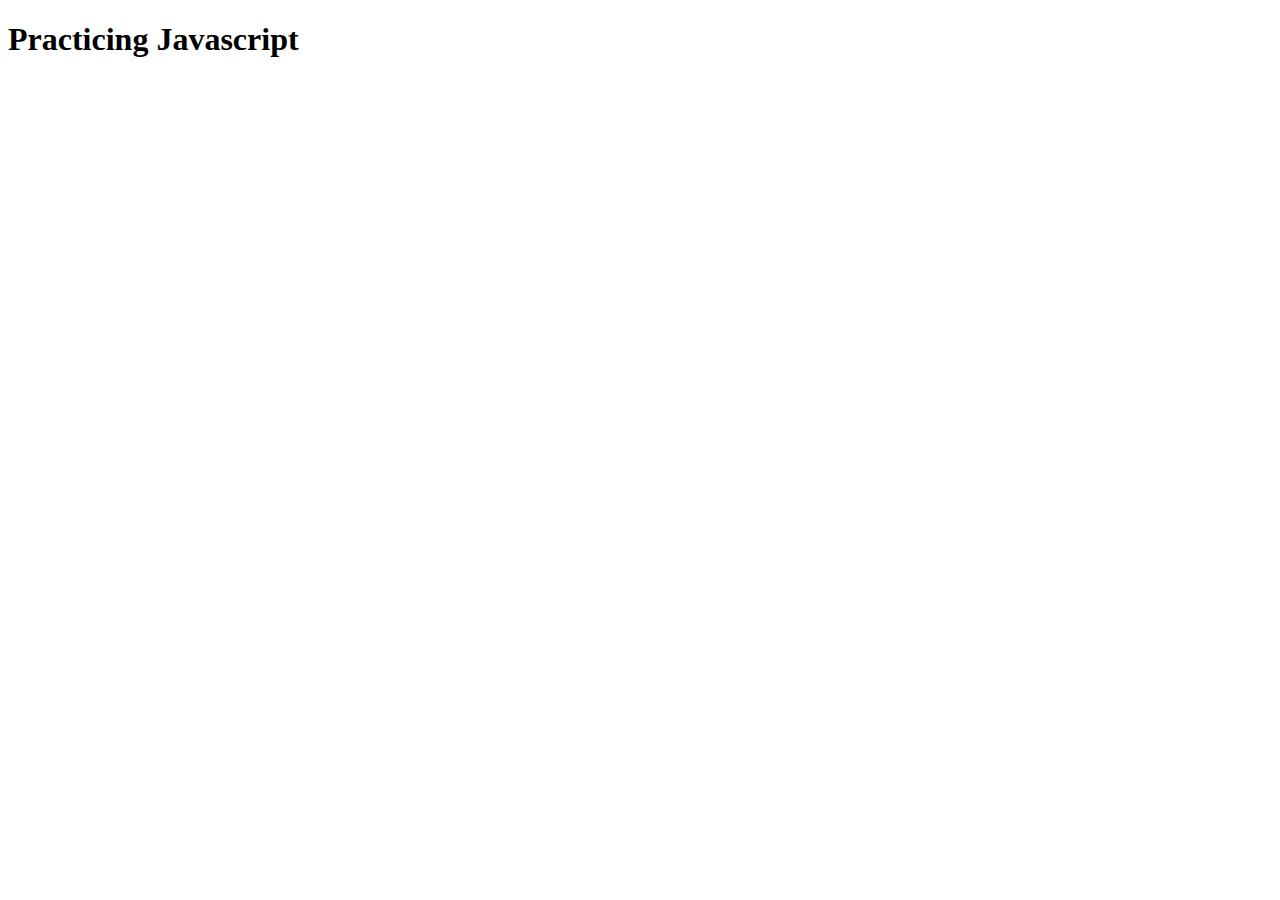
<file: week5/index.html>
<!DOCTYPE html>
<html lang="en">
  <head>
    <meta charset="UTF-8" />
    <meta name="viewport" content="width=device-width, initial-scale=1.0" />
    <title>JS exapmle</title>
  </head>
  <body>
    <h1>Practicing Javascript</h1>
    <script src="script.js"></script>
  </body>
</html>
</file>
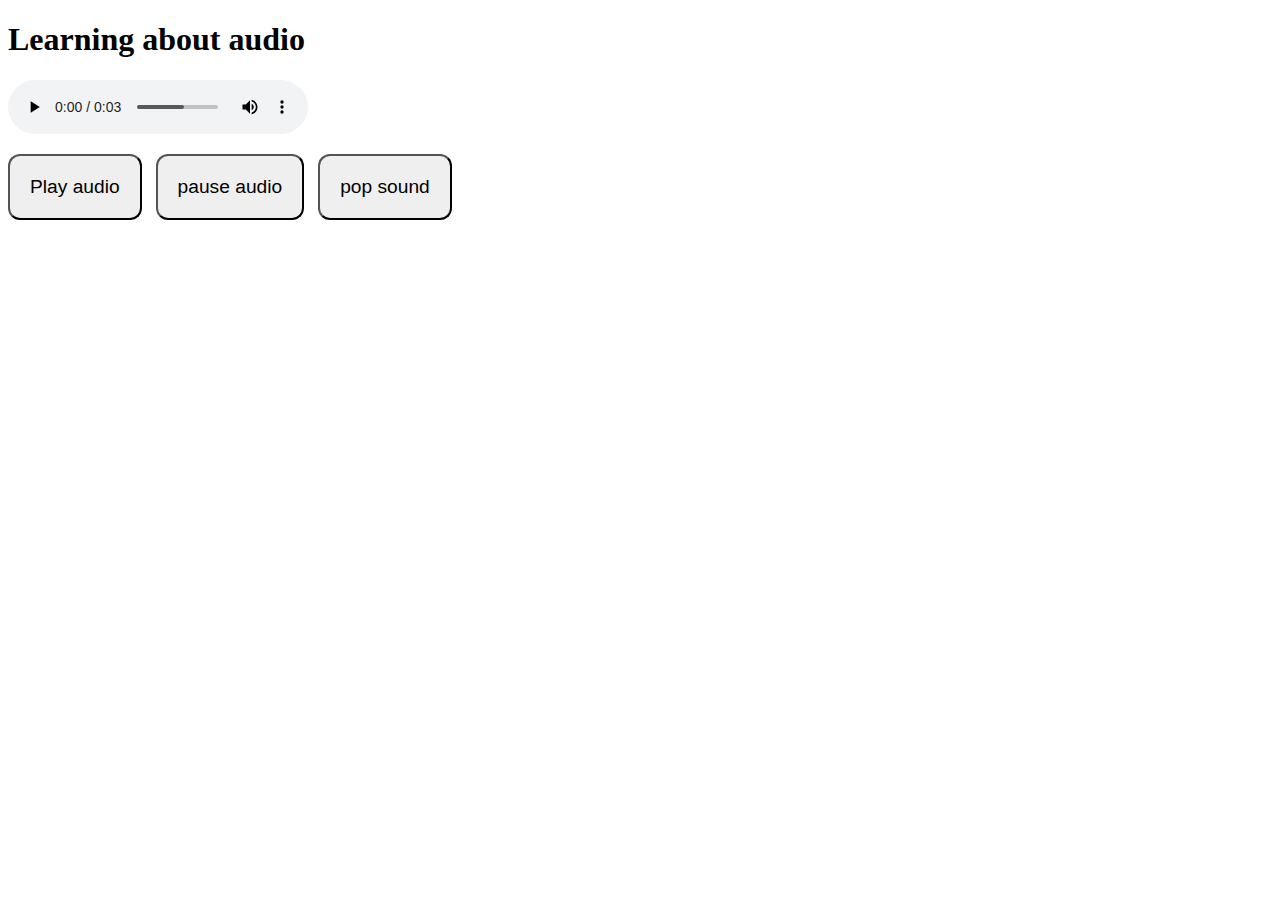
<file: week7/index.html>
<!DOCTYPE html>
<html lang="en">
  <head>
    <meta charset="UTF-8" />
    <meta name="viewport" content="width=device-width, initial-scale=1.0" />
    <title>audio example</title>
    <link rel="stylesheet" href="script.css" />
    <script src="script.js" defer></script>
  </head>
  <body>
    <h1>Learning about audio</h1>
    <audio src="airport.mp3" controls id="airport-audio"></audio>
    <button id="play-button">Play audio</button>
    <button id="pause-button">pause audio</button>
    <button id="pop-button">pop sound</button>
  </body>
</html>
</file>
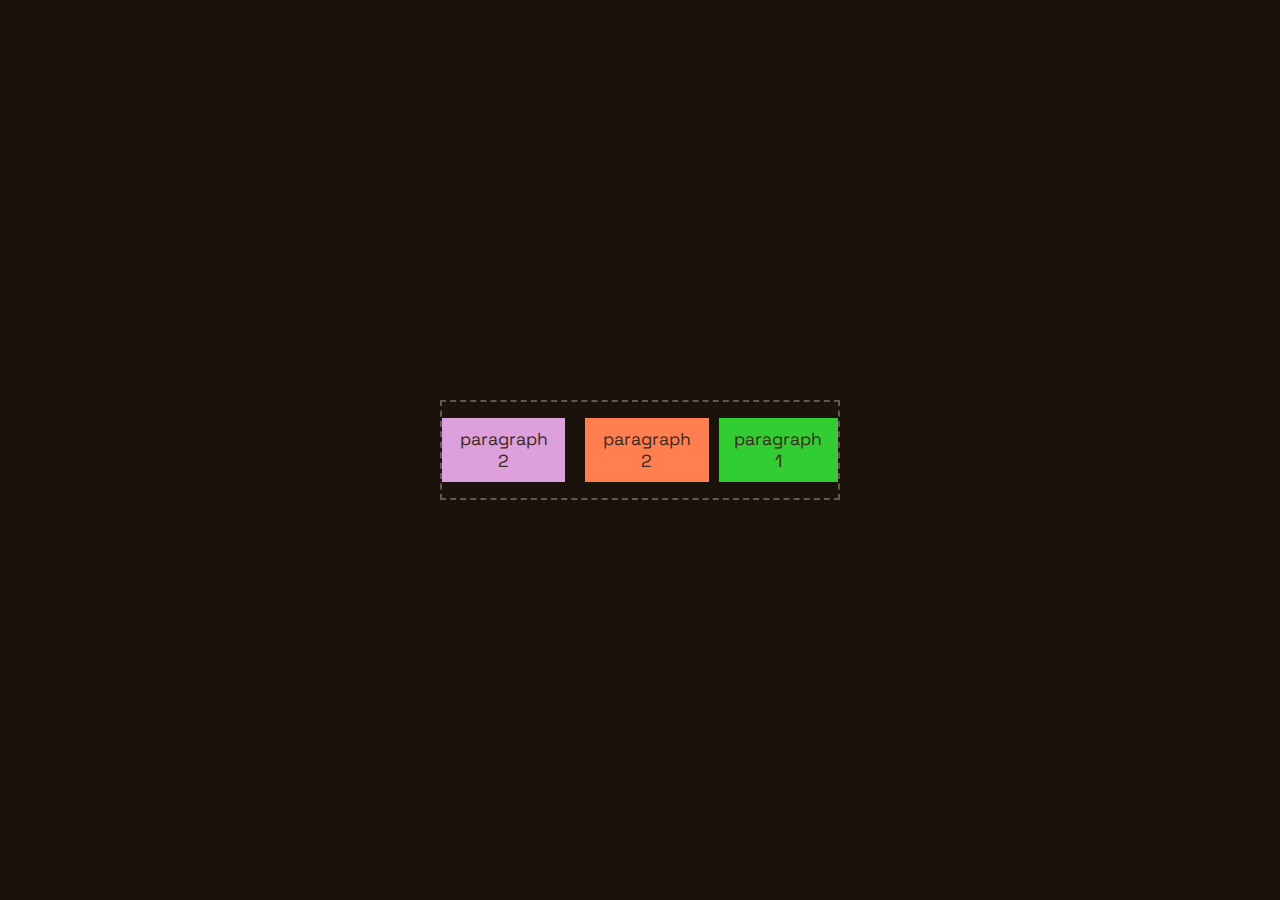
<file: week4/flex/index.html>
<!DOCTYPE html>
<html lang="en">
  <head>
    <meta charset="UTF-8" />
    <meta name="viewport" content="width=device-width, initial-scale=1.0" />
    <title>flex example</title>

    <link rel="preconnect" href="https://fonts.googleapis.com" />
    <link rel="preconnect" href="https://fonts.googleapis.com" />
    <link rel="preconnect" href="https://fonts.gstatic.com" crossorigin />
    <link
      href="https://fonts.googleapis.com/css2?family=Luckiest+Guy&family=Space+Grotesk&display=swap"
      rel="stylesheet"
    />
    <link rel="stylesheet" href="reset.css" />
    <link rel="stylesheet" href="style.css" />
  </head>

  <body>
  
       <div class="outer">
        <p class="limebox">paragraph 1 

            <p class="coralbox">paragraph 2</p>
            
        </p>
        <p class="plumbox">paragraph 2</p>
       </div>
        


  </body>
</html>
</file>
<file: assignment1/style.css>
body {
  background: #c62828;
  font-family: Arial, sans-serif;
  margin: 0;
  padding: 40px;
}

.header {
  text-align: center;
  margin-bottom: 20px;
}

.header-grid {
  display: flexbox;
  grid-template-columns: 1fr 1fr;
  background: white;
  color: black;
  max-width: 125px;
  margin: 10px auto;
  padding: 10px;
}

.container {
  max-width: 800px;
  margin: auto;
}

section {
  background: white;
  color: black;
  padding: 20px;
  margin-bottom: 20px;
  border-radius: 8px;
}

h1 {
  color: white;
}

h2 {
  margin-top: 0;
}

ul {
  padding-left: 20px;
}

.image1 {
  display: flexbox;
  width: 600px;
  height: auto;
  margin-top: 10px;
  border-radius: 8px;
}

.image2 {
  display: flexbox;
  margin-left: 100px;
  margin: auto;

  width: 600px;
  align-content: center;
  height: auto;
  margin-top: 10px;
  border-radius: 8px;
}

.image3 {
  width: 600px;
  margin-left: 10px;
  margin: auto;
  align-content: center;
  height: auto;
  border-radius: 8px;
  margin-bottom: 10px;
}

.image4 {
  width: 600px;
  height: auto;
  border-radius: 15px;
  margin-top: 10px;
  margin-bottom: 10px;
}
</file>
<file: assignment2/style.css>
/**
 * WHAT: CSS for crafting tutorial player
 * WHY: Makes the player look nice and fit the crafting theme
 * CITATION: Based on week5/weather/style.css
 */
:root {
  /* Colors */
  --primary-color: #ff7f50; /* Orange */
  --secondary-color: #4ecdc4; /* Teal */
  --background-color: #faf7f2; /* Cream */
  --text-color: #5d4037; /* Brown */
  --control-color: #7d6e6a; /* Brown */
  --progress-bg-color: #e5ded8; /* Light brown */

  /* Spacing */
  --spacing-sm: 8px;
  --spacing-md: 16px;
  --spacing-lg: 24px;
}

body {
  font-family: "Open Sans", sans-serif;
  background-color: var(--background-color);
  color: var(--text-color);
  margin: 0;
  padding: 0;
}

.player-container {
  background-color: white;
  border-radius: 8px;
  box-shadow: 0 4px 16px rgba(0, 0, 0, 0.1);
  padding: var(--spacing-lg);
  width: 90%;
  max-width: 800px;
  margin: 2rem auto;
  border-top: 5px solid var(--primary-color);
}

.player-title {
  font-family: "Montserrat", sans-serif;
  text-align: center;
  margin-bottom: var(--spacing-lg);
  color: var(--primary-color);
  border-bottom: 2px solid var(--primary-color);
  padding-bottom: var(--spacing-md);
  font-weight: 600;
}

.media-wrapper {
  width: 100%;
  margin: 0 auto var(--spacing-md);
  background-color: #000;
  border-radius: 4px;
  overflow: hidden;
}

#media-element {
  width: 100%;
  display: block;
}

.custom-controls {
  display: flex;
  align-items: center;
  justify-content: center;
  flex-wrap: wrap;
  gap: var(--spacing-md);
  margin: 0 auto var(--spacing-md);
  background-color: white;
  padding: var(--spacing-md);
  border-radius: 8px;
  box-shadow: 0 2px 8px rgba(0, 0, 0, 0.05);
}

.control-btn {
  background-color: var(--primary-color);
  color: white;
  border: none;
  border-radius: 50%;
  width: 48px;
  height: 48px;
  cursor: pointer;
  display: flex;
  justify-content: center;
  align-items: center;
  transition: all 0.3s;
}

.control-btn:hover {
  background-color: var(--secondary-color);
  transform: scale(1.05);
}

.icon {
  width: 24px;
  height: 24px;
}

.progress-container {
  flex: 1;
  display: flex;
  flex-direction: column;
  gap: var(--spacing-sm);
  min-width: 100px;
}

.progress-bar {
  height: 8px;
  background-color: var(--progress-bg-color);
  border-radius: 4px;
  overflow: hidden;
  position: relative;
  cursor: pointer;
}

#progress-fill {
  background-color: var(--primary-color);
  height: 100%;
  width: 0;
  position: absolute;
  left: 0;
  top: 0;
}

#time-display {
  font-size: 12px;
  color: var(--control-color);
  text-align: center;
}

.volume-control {
  display: flex;
  align-items: center;
  gap: var(--spacing-sm);
}

#volume-slider {
  width: 80px;
}

.speed-control {
  margin: var(--spacing-lg) auto;
  padding: var(--spacing-md);
  background-color: white;
  border-radius: 8px;
  box-shadow: 0 2px 8px rgba(0, 0, 0, 0.05);
  width: 100%;
  text-align: center;
}

.speed-control h3 {
  font-family: "Montserrat", sans-serif;
  margin-bottom: var(--spacing-sm);
  color: var(--primary-color);
  font-weight: 600;
  text-align: center;
}

.feature-description {
  color: var(--control-color);
  font-size: 0.9rem;
  margin-bottom: var(--spacing-md);
  text-align: center;
}

.speed-buttons {
  display: flex;
  justify-content: center;
  flex-wrap: wrap;
  gap: var(--spacing-md);
  margin: 0 auto var(--spacing-md);
}

.speed-btn {
  padding: var(--spacing-sm) var(--spacing-md);
  background-color: var(--primary-color);
  color: white;
  border: none;
  border-radius: 4px;
  cursor: pointer;
  transition: all 0.3s;
  font-weight: 600;
  min-width: 80px;
  text-align: center;
}

.speed-btn:hover {
  background-color: var(--secondary-color);
}

.speed-btn.active {
  background-color: var(--secondary-color);
  box-shadow: 0 0 8px rgba(78, 205, 196, 0.6);
}

.current-speed {
  text-align: center;
  font-weight: 600;
  color: var(--text-color);
}

#speed-display {
  color: var(--primary-color);
}

.tutorial-info {
  margin: var(--spacing-lg) auto;
  padding: var(--spacing-md);
  background-color: white;
  border-radius: 8px;
  box-shadow: 0 2px 8px rgba(0, 0, 0, 0.05);
  width: 100%;
  text-align: center;
}

.tutorial-info h3 {
  font-family: "Montserrat", sans-serif;
  margin-bottom: var(--spacing-md);
  color: var(--primary-color);
  font-weight: 600;
  text-align: center;
}

.tutorial-info p {
  text-align: center;
  line-height: 1.5;
}

.page-footer {
  margin: var(--spacing-lg) auto;
  color: var(--control-color);
  font-size: 0.9rem;
  text-align: center;
  padding: var(--spacing-sm);
}

.page-footer a {
  color: var(--primary-color);
  text-decoration: none;
}

@media (max-width: 768px) {
  .player-container {
    width: 95%;
  }

  .custom-controls {
    flex-direction: column;
  }

  .control-btn {
    width: 40px;
    height: 40px;
  }

  .icon {
    width: 20px;
    height: 20px;
  }
}

@media (max-width: 480px) {
  .player-container {
    width: 100%;
    padding: var(--spacing-sm);
    border-radius: 0;
    box-shadow: none;
    margin: 0;
  }
}
</file>
<file: week10/style.css>
/* ------- Basic setup --------------*/
body {
  background-color: #1a120b;
  display: flex;
  text-align: center;
  margin: auto;
  width: 100%;
  height: 100%;
  justify-content: space-around;
  align-items: center;
  font-family: "Space Grotesk", sans-serif;
  font-optical-sizing: auto;
  font-weight: 400;
  font-style: normal;
  color: #e5e5cb;
  /* color: #3c2a21; */
  font-size: 1.1rem;
  overflow-x: scroll;
  scroll-behavior: smooth;
  /* overflow: hidden; */
}

h1 {
  font-size: 4rem;
}

h2 {
  font-size: 1.4rem;
  margin-top: 10px;
}
button {
  background-color: #e5e5cb;
  padding: 10px 20px;
  font-size: 1.4rem;
  border-radius: 12px;
  border: none;
  color: #3c2a21;
  transition: scale 0.4s ease, background-color 0.4s ease;
  cursor: pointer;
}

button:hover {
  scale: 0.9;
  background-color: #e5e5cb9c;
}

#button-container {
  display: flex;
  flex-direction: column;
  gap: 30px;
  box-shadow: 0 12px 24px rgba(0, 0, 0, 0.623);
  /* width: 400px; */
  padding: 30px;
}

a {
  font-size: 0.7rem;
}
/* ------------------------------------------------- */

#welcome-screen,
#game-screen {
  display: flex;
  flex-direction: column;
  justify-content: space-around;
  align-items: center;
  min-width: 100vw;
  height: 100vh;
  scroll-behavior: smooth;
}

.info {
  background-color: rgba(0, 0, 0, 0.623);
  padding: 20px;
  border-radius: 12px;
}

section {
  min-width: 98vw;
  display: flex;
  justify-content: space-around;
  align-items: center;
}

.deck {
  display: flex;
  gap: 20px;
}

.card-container {
  width: 250px;
  height: 350px;
  text-align: center;
  display: flex;
  justify-content: center;
  align-items: center;
  border-radius: 12px;
  overflow: hidden;
  box-shadow: 0 12px 24px rgba(0, 0, 0, 0.4);
}

.dropbox {
  border: 1px dashed #e5e5cb30;
  box-shadow: 0 12px 24px rgba(0, 0, 0, 0.856);
}

.card {
  width: 100%;
  height: 100%;
  cursor: grab;
  position: relative;
  transition: rotate 0.8s ease;
  transform-style: preserve-3d;
  /* this is important the flip wont work without preserve-3d */
}

.card:hover {
  scale: 0.98;
}

.card-face {
  position: absolute;
  width: 100%;
  height: 100%;
  backface-visibility: hidden;
  border-radius: 12px;
  overflow: hidden;
}

.card-face img {
  width: 100%;
  height: 100%;
  object-fit: cover;
  display: block;
}

.flip {
  rotate: y 180deg;
}

#cover {
  cursor: pointer;
  transition: scale 0.4s ease;
}

#cover:hover {
  scale: 1.1;
}
</file>
<file: week3/style.css>
section {
  text-align: center;
  border: 1px solid red;
}

h3 {
  color: lime;
}

.blue-color {
  color: blue;
}

body {
  background-color: beige;
  font-size: 1.2rem;
  font-family: "Playfair Display", serif;
  font-optical-sizing: auto;
  font-weight: <weight>;
  font-style: normal;
}
h1 {
  color: lime;
  font-size: 3rem;
  text-align: center;
  text-transform: uppercase;
}

h1 {
  color: red;
}
/* {
  color: hotpink;
}

h1 {
  color: lime;
}

h3 {
}

/*

h1 {
  color: red;
}

h2 {
  color: green;
}

p {
  color: blue;
  font-weight: bold;
}

li {
  color: brown;
}

h3 {
  color: pink;
}
*/
</file>
<file: week4/style.css>
body {
  font-size: 1.1rem;
  text-align: center;
  margin: 0 auto;
}
h1 {
  font-weight: bold;
  font-size: 1.6rem;
  margin-top: 30px;
  margin-bottom: 20px;
}
p {
  border: 1px solid red;
  width: 400px;
  min-height: 150px;
  margin: auto;
  padding-left: 30px;
  padding-top: 40px;
  padding-right: 30px;
  padding-bottom: 40px;
  margin-bottom: 20px;
  border-bottom: 2px dashed green;
}

.vcenter {
  line-height: 360px;
}

span {
  color: blueviolet;
}
</file>
<file: week7/script.css>
：root {
  --bg-color: (207, 160, 60, 0.45);
}

audio {
  display: block;
  margin-bottom: 20px;
}
button {
  padding: 20px;
  font-size: 1.2rem;
  border-radius: 12px;
  margin-right: 10px;
  cursor: pointer;
}

button:hover {
  scale: 0.9;
}
</file>
<file: week4/flex/style.css>
/* https://colorhunt.co/palette/1a120b3c2a21d5cea3e5e5cb */

body {
  background-color: #1a120b;
  display: flex;
  text-align: center;
  margin: auto;
  max-width: 1000px;
  justify-content: center;
  align-items: center;
  font-family: "Space Grotesk", sans-serif;
  font-optical-sizing: auto;
  font-weight: 400;
  font-style: normal;
  color: #e5e5cb;
  /* color: #3c2a21; */
  font-size: 1.1rem;
}

.outer {
  width: 400px;
  border: 2px dashed #e5e5cb56;
  min-height: 100px;
  display: flex;
  justify-content: center;
  align-items: center;
  gap: 10px;
  flex-direction: row-reverse;

  /* flex-direction: column; */
  justify-content: center;
  align-items: center;
  /* flex-wrap: wrap; */
  gap: 10px;
}

.limebox {
  background-color: limegreen;
  color: #3c2a21;
  padding: 10px;
}

.coralbox {
  background-color: coral;
  color: #3c2a21;
  padding: 10px;
}

.plumbox {
  background-color: plum;
  color: #3c2a21;
  padding: 10px;
}

.outer/* .outer > * {
    flex: 1;
  } */;
</file>
<file: A3-cell/styles.css>
/**
 * CELL BIOLOGY EXPLORER - 
 * Focus: Clean, functional design that's quick to implement
 */

/* ==============================================
   RESET & BASE STYLES
   ============================================== */

* {
  margin: 0;
  padding: 0;
  box-sizing: border-box;
}

body {
  font-family: Arial, sans-serif;
  background: linear-gradient(135deg, #e8f5e8, #f0f7ff);
  color: #333;
  line-height: 1.6;
  min-height: 100vh;
}

/* ==============================================
   MAIN LAYOUT
   ============================================== */

.container {
  max-width: 1200px;
  margin: 0 auto;
  padding: 20px;
}

/* ==============================================
   HEADER SECTION
   ============================================== */

.header {
  text-align: center;
  background: white;
  padding: 30px;
  border-radius: 10px;
  margin-bottom: 30px;
  box-shadow: 0 4px 15px rgba(0, 0, 0, 0.1);
}

.header h1 {
  font-size: 2.5rem;
  color: #2196f3;
  margin-bottom: 10px;
}

.subtitle {
  font-size: 1.2rem;
  color: #666;
  margin-bottom: 5px;
}

.instructions {
  font-size: 1rem;
  color: #4caf50;
  font-weight: 600;
}

/* ==============================================
   CELL VISUALIZATION SECTION
   ============================================== */

.cell-section {
  background: white;
  border-radius: 10px;
  padding: 30px;
  margin-bottom: 30px;
  box-shadow: 0 4px 15px rgba(0, 0, 0, 0.1);
}

.cell-section h2 {
  text-align: center;
  color: #333;
  margin-bottom: 20px;
  font-size: 1.8rem;
}

.canvas-container {
  display: flex;
  justify-content: center;
  margin: 20px 0;
  padding: 20px;
  background: #f8f9fa;
  border-radius: 10px;
  border: 2px solid #4caf50;
}

#cell-canvas {
  background: white;
  border-radius: 8px;
  box-shadow: 0 4px 15px rgba(0, 0, 0, 0.1);
  cursor: pointer;
  max-width: 100%;
  height: auto;
}

#cell-canvas:hover {
  box-shadow: 0 6px 20px rgba(0, 0, 0, 0.15);
}

/* ==============================================
   INSTRUCTIONS PANEL
   ============================================== */

.instructions-panel {
  background: #e8f5e8;
  padding: 20px;
  border-radius: 8px;
  border-left: 4px solid #4caf50;
}

.instructions-panel p {
  margin-bottom: 10px;
  font-weight: 600;
  color: #2e7d32;
}

.instructions-panel ul {
  margin-left: 20px;
}

.instructions-panel li {
  margin-bottom: 8px;
  color: #333;
}

/* ==============================================
   INFORMATION SECTION
   ============================================== */

.info-section {
  background: white;
  border-radius: 10px;
  padding: 30px;
  box-shadow: 0 4px 15px rgba(0, 0, 0, 0.1);
  margin-bottom: 30px;
}

.info-panel {
  background: #f8f9fa;
  border-radius: 8px;
  padding: 25px;
  border: 1px solid #e0e0e0;
  min-height: 200px;
}

.selection-status {
  text-align: center;
  margin-bottom: 15px;
  font-weight: 600;
  color: #666;
}

#organelle-name {
  font-size: 2rem;
  color: #2196f3;
  text-align: center;
  margin-bottom: 20px;
  border-bottom: 2px solid #e0e0e0;
  padding-bottom: 10px;
}

.info-content h4 {
  color: #4caf50;
  font-size: 1.1rem;
  margin: 20px 0 10px 0;
  font-weight: 700;
}

.info-content p {
  color: #333;
  margin-bottom: 15px;
  line-height: 1.7;
  padding: 12px;
  background: rgba(255, 255, 255, 0.8);
  border-radius: 6px;
  border-left: 3px solid #4caf50;
}

/* Clinical section special styling */
#clinical-section {
  background: rgba(233, 30, 99, 0.1);
  padding: 15px;
  border-radius: 8px;
  border: 1px solid #e91e63;
  margin-top: 20px;
}

#clinical-section h4 {
  color: #e91e63;
  margin-top: 0;
}

#organelle-clinical {
  color: #d32f2f;
  font-weight: 600;
  background: rgba(255, 255, 255, 0.9);
  border-left: 3px solid #d32f2f;
}

/* Clear button */
.clear-selection {
  text-align: center;
  margin-top: 20px;
}

#clear-btn {
  background: #f44336;
  color: white;
  border: none;
  padding: 10px 20px;
  border-radius: 5px;
  cursor: pointer;
  font-size: 1rem;
  font-weight: 600;
}

#clear-btn:hover {
  background: #d32f2f;
}

/* ==============================================
   FOOTER SECTION
   ============================================== */

.footer {
  background: white;
  border-radius: 10px;
  padding: 25px;
  box-shadow: 0 4px 15px rgba(0, 0, 0, 0.1);
}

.footer h4 {
  color: #333;
  margin-bottom: 15px;
  font-size: 1.2rem;
}

.footer ul {
  list-style: none;
}

.footer li {
  margin-bottom: 10px;
  padding-left: 15px;
  position: relative;
}

.footer li::before {
  content: "→";
  position: absolute;
  left: 0;
  color: #4caf50;
  font-weight: bold;
}

.footer a {
  color: #2196f3;
  text-decoration: none;
}

.footer a:hover {
  color: #4caf50;
  text-decoration: underline;
}

/* ==============================================
   RESPONSIVE DESIGN
   ============================================== */

/* Tablet styles */
@media screen and (max-width: 768px) {
  .container {
    padding: 15px;
  }

  .header {
    padding: 20px;
  }

  .header h1 {
    font-size: 2rem;
  }

  .cell-section,
  .info-section,
  .footer {
    padding: 20px;
  }

  #organelle-name {
    font-size: 1.6rem;
  }

  .canvas-container {
    padding: 15px;
  }
}

/* Mobile styles */
@media screen and (max-width: 480px) {
  .container {
    padding: 10px;
  }

  .header {
    padding: 15px;
  }

  .header h1 {
    font-size: 1.8rem;
  }

  .subtitle {
    font-size: 1.1rem;
  }

  .cell-section,
  .info-section,
  .footer {
    padding: 15px;
  }

  .canvas-container {
    padding: 10px;
  }

  #organelle-name {
    font-size: 1.4rem;
  }

  .info-content h4 {
    font-size: 1rem;
  }

  .info-content p {
    font-size: 0.95rem;
    padding: 10px;
  }
}

/* ==============================================
   ACCESSIBILITY & FOCUS STATES
   ============================================== */

/* Focus styles for keyboard navigation */
*:focus {
  outline: 2px solid #4caf50;
  outline-offset: 2px;
}

/* Reduce motion for accessibility */
@media (prefers-reduced-motion: reduce) {
  * {
    transition: none !important;
  }
}

/* Print styles */
@media print {
  body {
    background: white !important;
  }

  .header,
  .cell-section,
  .info-section,
  .footer {
    box-shadow: none !important;
    border: 1px solid #333;
  }
}
</file>
